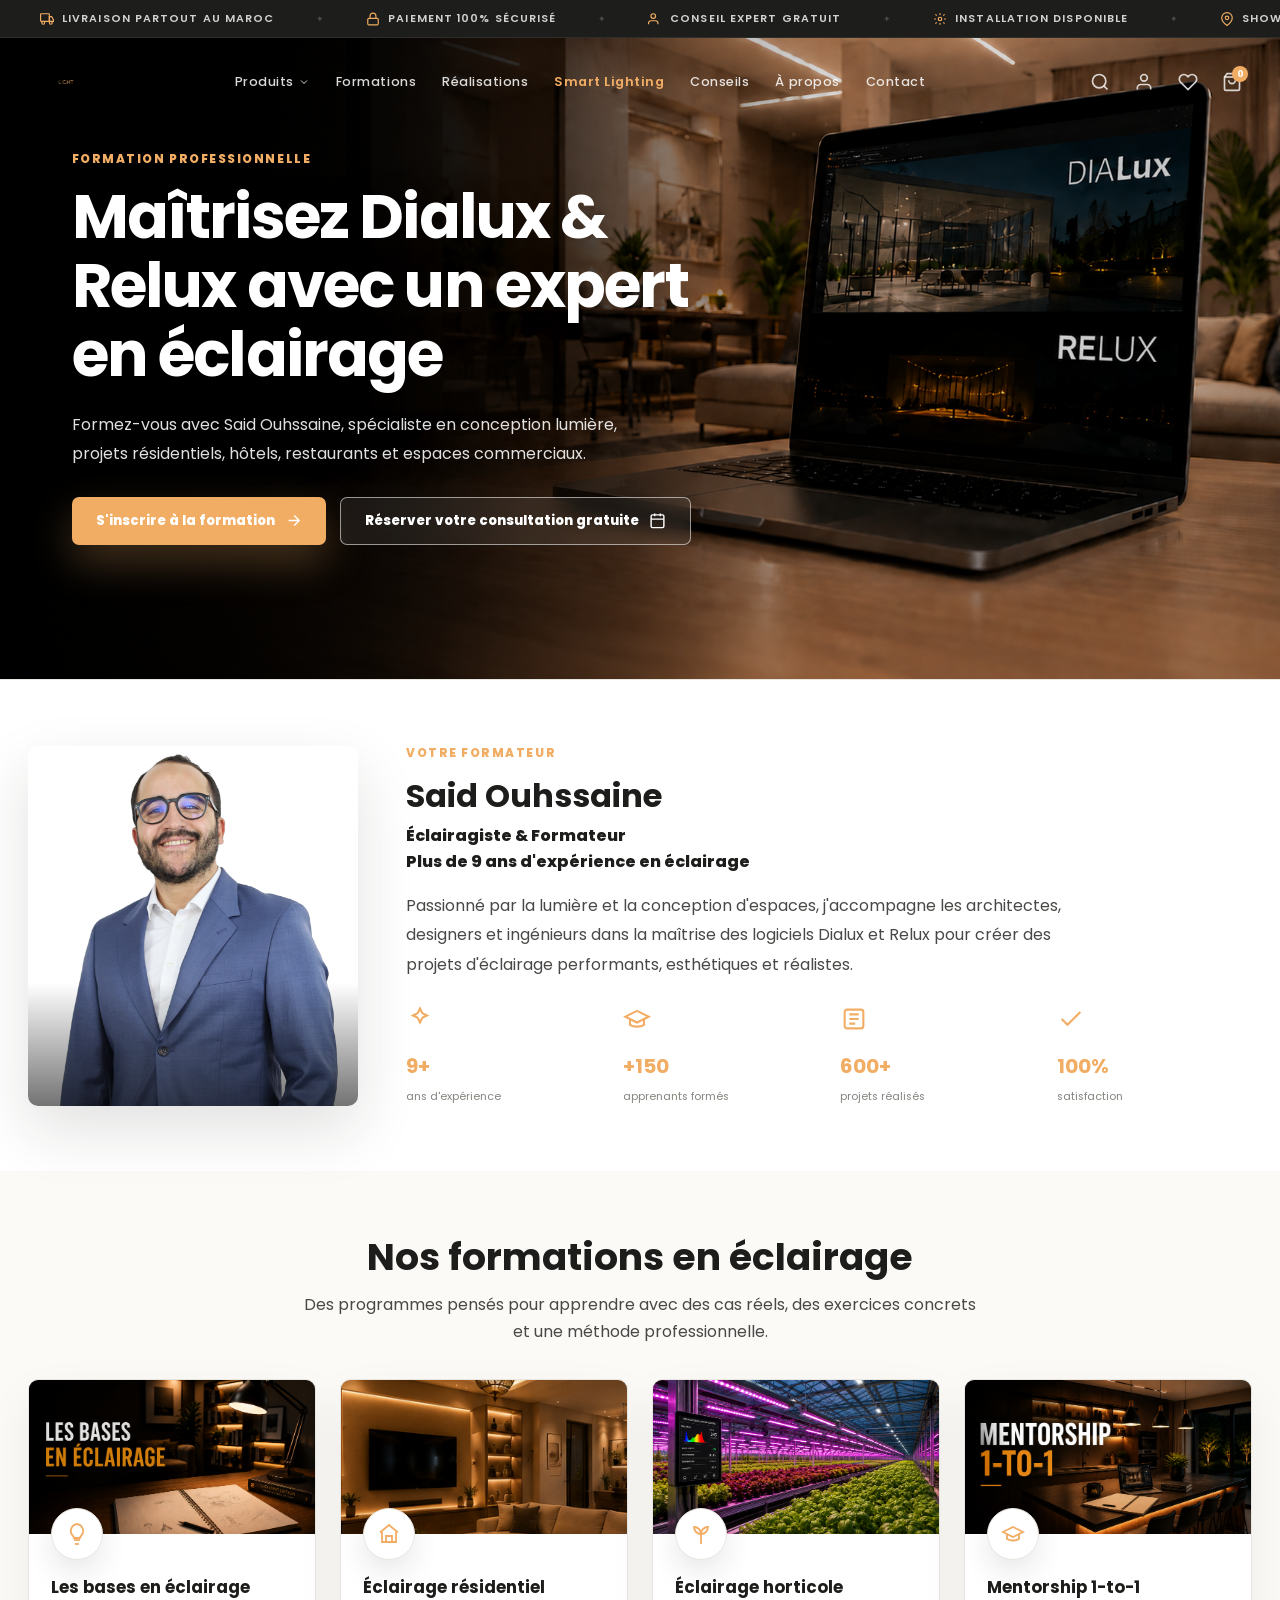
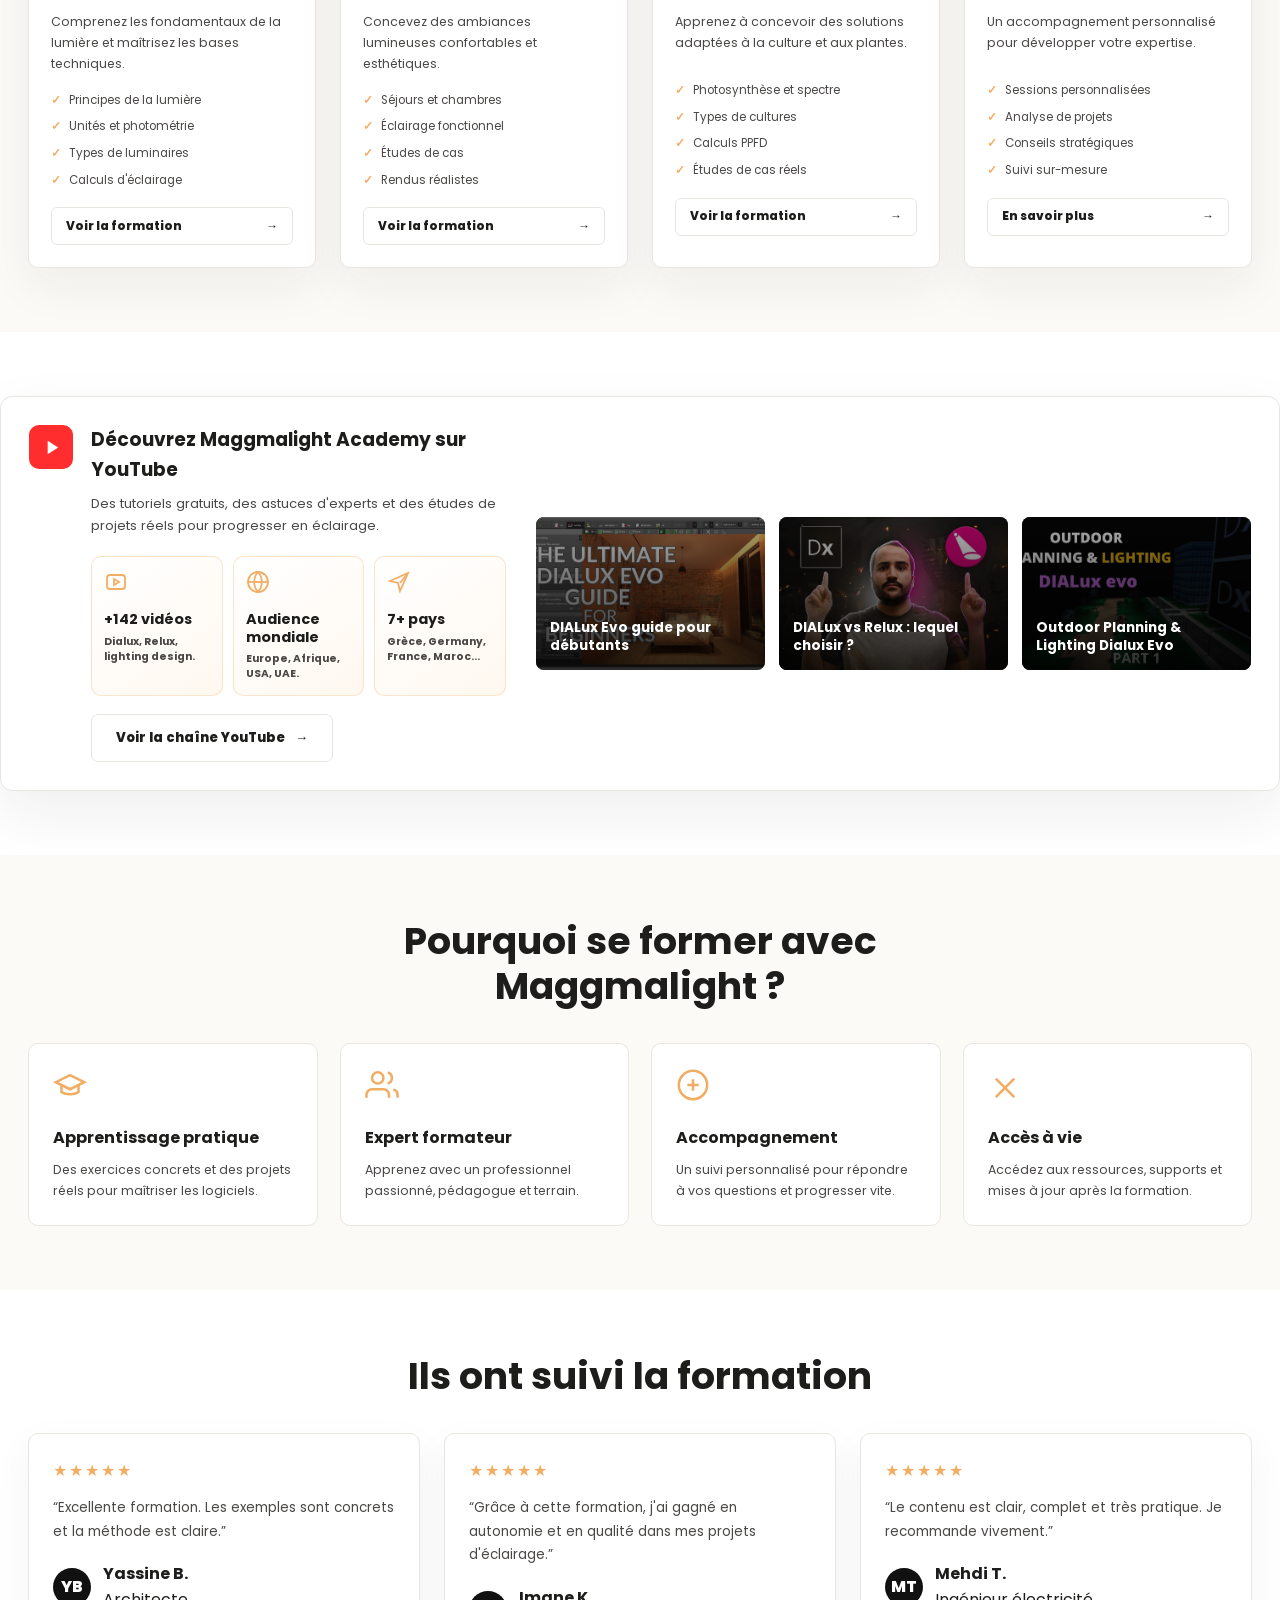
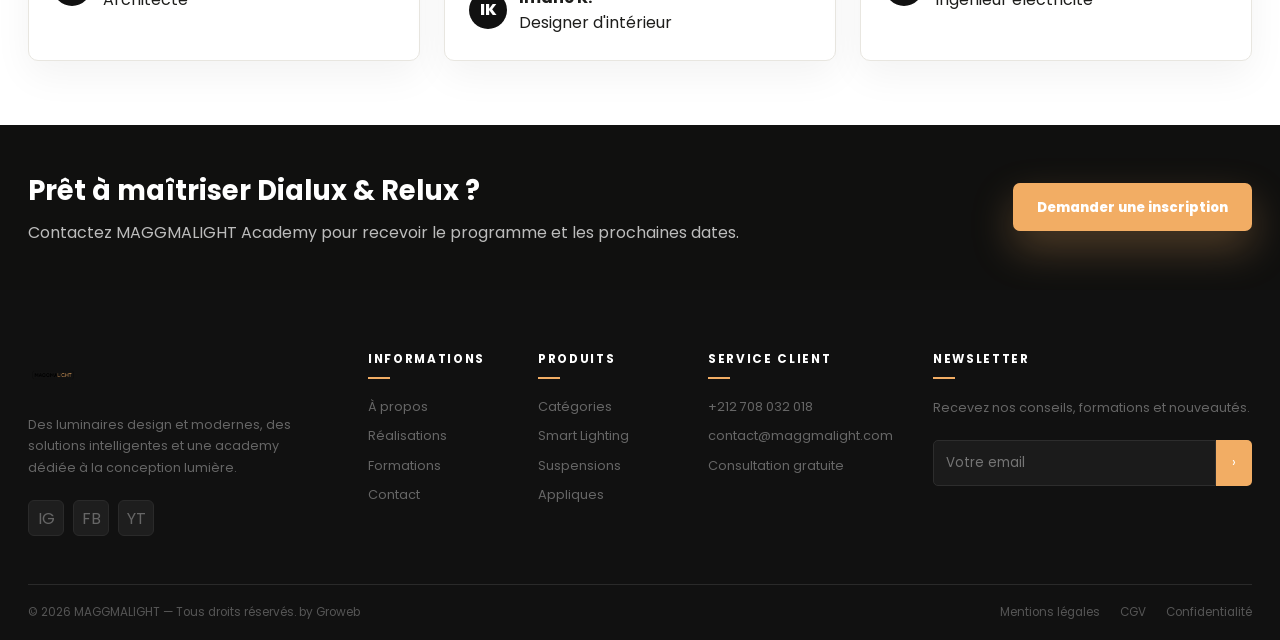
<file: .gitignore/formations.html>
<!DOCTYPE html>
<html lang="fr">
<head>
  <meta charset="UTF-8">
  <meta name="viewport" content="width=device-width, initial-scale=1.0">
  <title>Formations Dialux & Relux au Maroc - MAGGMALIGHT Academy</title>
  <meta name="description" content="Formations professionnelles Dialux, Relux et conception d'éclairage avec MAGGMALIGHT Academy au Maroc. Apprenez avec Said Ouhssaine, expert en éclairage.">
  <meta name="keywords" content="formation Dialux Maroc, formation Relux Maroc, formation éclairage Marrakech, conception lumière, MAGGMALIGHT Academy">
  <link rel="canonical" href="https://maggmalight.com/formations.html">
  <meta property="og:title" content="Formations Dialux & Relux - MAGGMALIGHT Academy">
  <meta property="og:description" content="Maîtrisez Dialux, Relux et la conception lumière avec un expert en éclairage au Maroc.">
  <meta property="og:image" content="images/Blog/blog-hero-smart-lighting.png">
  <link rel="preconnect" href="https://fonts.googleapis.com">
  <link rel="preconnect" href="https://fonts.gstatic.com" crossorigin>
  <link href="https://fonts.googleapis.com/css2?family=Playfair+Display:wght@400;700&family=Poppins:wght@300;400;500;600;700;800&display=swap" rel="stylesheet">
  <link rel="stylesheet" href="css/styles.css">
  <style>
    body { background:#fff; color:var(--black); }
    .academy-main { overflow:hidden; }
    .academy-hero { position:relative; min-height:680px; display:flex; align-items:center; background:#090705 url('images/Formations/formations-hero-slider.png') center/cover no-repeat; border-bottom:1px solid var(--border); overflow:hidden; }
    .academy-hero::before { content:''; position:absolute; inset:0; background:linear-gradient(90deg,rgba(0,0,0,.78) 0%,rgba(0,0,0,.56) 34%,rgba(0,0,0,.12) 67%,rgba(0,0,0,.22) 100%); }
    .academy-hero::after { display:none; }
    .academy-hero .container { max-width:none; width:100%; margin:0; padding-left:clamp(22px,5.6vw,96px); padding-right:28px; }
    .academy-hero-inner { position:relative; z-index:1; max-width:660px; padding:92px 0 76px; color:#fff; text-align:left; margin-left:0; }
    .academy-breadcrumb { display:none; gap:10px; align-items:center; color:rgba(255,255,255,.62); font-size:.72rem; margin-bottom:42px; }
    .academy-breadcrumb a { color:rgba(255,255,255,.78); }
    .academy-kicker { color:var(--orange); text-transform:uppercase; letter-spacing:.13em; font-size:.74rem; font-weight:800; margin-bottom:14px; }
    .academy-title { font-size:clamp(2.35rem,4.8vw,4.45rem); line-height:1.12; letter-spacing:-.03em; margin-bottom:20px; max-width:650px; color:#fff; text-shadow:0 12px 38px rgba(0,0,0,.45); }
    .academy-lead { color:rgba(255,255,255,.88); line-height:1.85; font-size:1rem; max-width:560px; margin-bottom:28px; text-shadow:0 8px 26px rgba(0,0,0,.35); }
    .academy-actions { display:flex; justify-content:flex-start; align-items:center; gap:14px; flex-wrap:wrap; }
    .academy-btn { min-height:48px; padding:0 24px; border-radius:7px; font-weight:800; font-size:.82rem; display:inline-flex; align-items:center; justify-content:center; gap:10px; transition:var(--tr); }
    .academy-btn svg { width:17px; height:17px; }
    .academy-btn-primary { background:var(--orange); color:#fff; box-shadow:0 18px 42px rgba(242,173,100,.28); }
    .academy-btn-primary:hover { background:var(--orange-dark); transform:translateY(-2px); }
    .academy-btn-light { background:rgba(255,255,255,.08); color:#fff; border:1px solid rgba(255,255,255,.55); backdrop-filter:blur(8px); }
    .academy-btn-light:hover { border-color:var(--orange); color:#fff; background:rgba(242,173,100,.18); transform:translateY(-2px); }
    .hero-device { display:none; position:absolute; z-index:1; right:7vw; bottom:60px; width:min(420px,34vw); border-radius:18px; padding:14px; background:linear-gradient(135deg,#191919,#050505); box-shadow:0 36px 80px rgba(0,0,0,.3); transform:perspective(900px) rotateY(-8deg) rotateX(3deg); }
    .hero-device-screen { aspect-ratio:16/10; border-radius:12px; overflow:hidden; background:#101010; position:relative; }
    .hero-device-screen::before { content:''; position:absolute; inset:0; background:url('images/Spaces/facade.png') center/cover no-repeat; opacity:.72; }
    .hero-device-screen::after { content:'DIALux\A RELUX'; white-space:pre; position:absolute; right:22px; bottom:20px; color:#fff; font-weight:800; font-size:clamp(1.2rem,2vw,2rem); line-height:1.4; text-align:right; text-shadow:0 4px 18px rgba(0,0,0,.55); }
    .academy-strip { display:none; border-bottom:1px solid var(--border); background:#fff; }
    .academy-strip-inner { display:grid; grid-template-columns:repeat(4,1fr); gap:20px; padding:18px 0; }
    .academy-strip-item { display:flex; align-items:center; gap:10px; color:var(--text-2); font-size:.77rem; font-weight:700; }
    .academy-strip-item svg { width:18px; height:18px; color:var(--orange); flex-shrink:0; }
    .academy-section { padding:64px 0; }
    .academy-section.alt { background:#fbfaf7; }
    .trainer-grid { display:grid; grid-template-columns:330px 1fr; gap:48px; align-items:center; }
    .trainer-photo { height:360px; border-radius:10px; overflow:hidden; background:linear-gradient(145deg,#f8f8f6,#fff); position:relative; box-shadow:0 24px 60px rgba(29,29,27,.13); }
    .trainer-photo img { width:100%; height:100%; object-fit:cover; object-position:center top; display:block; }
    .trainer-photo::after { content:''; position:absolute; inset:auto 0 0; height:34%; background:linear-gradient(180deg,rgba(0,0,0,0),rgba(0,0,0,.55)); pointer-events:none; }
    .trainer-title { font-size:2rem; line-height:1.2; margin:8px 0 8px; }
    .trainer-role { font-weight:800; margin-bottom:16px; }
    .trainer-copy { color:var(--text-2); line-height:1.85; max-width:670px; margin-bottom:26px; }
    .trainer-stats { display:grid; grid-template-columns:repeat(4,1fr); gap:22px; }
    .trainer-stat svg { width:28px; height:28px; color:var(--orange); margin-bottom:9px; }
    .trainer-stat strong { display:block; color:var(--orange); font-size:1.25rem; }
    .trainer-stat span { color:var(--text-3); font-size:.68rem; }
    .section-head { text-align:center; max-width:680px; margin:0 auto 34px; }
    .section-head h2 { font-size:clamp(1.65rem,3vw,2.35rem); line-height:1.2; margin-bottom:10px; }
    .section-head p { color:var(--text-2); line-height:1.7; }
    .training-grid { display:grid; grid-template-columns:repeat(4,1fr); gap:24px; }
    .training-card { background:#fff; border:1px solid var(--border); border-radius:10px; overflow:hidden; box-shadow:0 18px 48px rgba(29,29,27,.06); transition:var(--tr); }
    .training-card:hover { transform:translateY(-6px); border-color:rgba(242,173,100,.45); box-shadow:0 26px 70px rgba(29,29,27,.12); }
    .training-img { height:154px; overflow:hidden; }
    .training-img img { width:100%; height:100%; object-fit:cover; transition:transform .45s ease; }
    .training-card:hover .training-img img { transform:scale(1.06); }
    .training-body { padding:22px; position:relative; }
    .training-icon { position:absolute; top:-26px; left:22px; width:52px; height:52px; border-radius:50%; background:#fff; color:var(--orange); border:1px solid var(--border); display:flex; align-items:center; justify-content:center; box-shadow:0 12px 28px rgba(29,29,27,.1); }
    .training-icon svg { width:24px; height:24px; }
    .training-body h3 { font-size:1.05rem; margin:18px 0 10px; }
    .training-body p { color:var(--text-2); font-size:.78rem; line-height:1.7; margin-bottom:16px; min-height:54px; }
    .training-list { display:grid; gap:8px; margin-bottom:18px; color:var(--text-2); font-size:.73rem; }
    .training-list li { display:flex; gap:8px; align-items:flex-start; }
    .training-list li::before { content:'✓'; color:var(--orange); font-weight:900; }
    .training-link { height:38px; padding:0 14px; border:1px solid var(--border); border-radius:6px; display:flex; align-items:center; justify-content:space-between; color:var(--black); font-weight:800; font-size:.74rem; transition:var(--tr); }
    .training-link:hover { color:#fff; background:var(--orange); border-color:var(--orange); }
    .youtube-band { background:#fff; border:1px solid var(--border); border-radius:12px; padding:28px; display:grid; grid-template-columns:1fr 1.5fr; gap:30px; align-items:center; box-shadow:0 22px 58px rgba(29,29,27,.07); }
    .youtube-intro { display:flex; gap:18px; align-items:flex-start; }
    .youtube-icon { width:44px; height:44px; border-radius:10px; background:#ff2d2d; color:#fff; display:flex; align-items:center; justify-content:center; flex-shrink:0; }
    .youtube-icon svg { width:23px; height:23px; }
    .youtube-intro h3 { margin-bottom:8px; }
    .youtube-intro p { color:var(--text-2); font-size:.82rem; line-height:1.7; margin-bottom:18px; }
    .youtube-proof { display:grid; grid-template-columns:repeat(3,1fr); gap:10px; margin:0 0 18px; }
    .youtube-proof-card { border:1px solid rgba(242,173,100,.32); background:linear-gradient(145deg,#fff,#fff8f0); color:var(--black); border-radius:10px; padding:13px 12px; min-height:98px; transition:var(--tr); }
    .youtube-proof-card:hover { transform:translateY(-4px); border-color:var(--orange); box-shadow:0 16px 38px rgba(242,173,100,.16); }
    .youtube-proof-card svg { width:24px; height:24px; color:var(--orange); margin-bottom:10px; }
    .youtube-proof-card strong { display:block; font-size:.9rem; line-height:1.2; margin-bottom:5px; }
    .youtube-proof-card span { display:block; color:var(--text-2); font-size:.66rem; line-height:1.45; font-weight:700; }
    .youtube-intro .academy-btn-light { background:#fff; color:var(--black); border-color:var(--border); }
    .youtube-intro .academy-btn-light:hover { color:#fff; background:var(--orange); border-color:var(--orange); }
    .video-grid { display:grid; grid-template-columns:repeat(3,1fr); gap:14px; }
    .video-card { aspect-ratio:9 / 6; min-height:0; border-radius:8px; overflow:hidden; position:relative; background:#111; color:#fff; padding:14px; display:flex; align-items:flex-end; }
    .video-card::before { content:''; position:absolute; inset:0; background:var(--img) center/cover no-repeat; opacity:.75; }
    .video-card::after { content:''; position:absolute; inset:0; background:linear-gradient(180deg,rgba(0,0,0,.1),rgba(0,0,0,.78)); }
    .video-card strong { position:relative; z-index:1; font-size:.85rem; line-height:1.35; }
    .why-grid { display:grid; grid-template-columns:repeat(4,1fr); gap:22px; }
    .why-card { border:1px solid var(--border); border-radius:10px; padding:24px; background:#fff; transition:var(--tr); }
    .why-card:hover { transform:translateY(-4px); box-shadow:0 18px 48px rgba(29,29,27,.09); border-color:rgba(242,173,100,.38); }
    .why-card svg { width:34px; height:34px; color:var(--orange); margin-bottom:16px; }
    .why-card strong { display:block; margin-bottom:8px; }
    .why-card p { color:var(--text-2); font-size:.78rem; line-height:1.7; }
    .reviews-grid { display:grid; grid-template-columns:repeat(3,1fr); gap:24px; }
    .academy-review { background:#fff; border:1px solid var(--border); border-radius:10px; padding:24px; box-shadow:0 14px 38px rgba(29,29,27,.05); }
    .academy-stars { color:var(--orange); letter-spacing:2px; margin-bottom:12px; }
    .academy-review p { color:var(--text-2); line-height:1.75; font-size:.84rem; margin-bottom:18px; }
    .review-person { display:flex; align-items:center; gap:12px; }
    .review-avatar { width:38px; height:38px; border-radius:50%; background:#111; color:#fff; display:flex; align-items:center; justify-content:center; font-weight:800; }
    .academy-cta { background:#10100f; color:#fff; padding:44px 0; }
    .academy-cta-inner { display:flex; align-items:center; justify-content:space-between; gap:28px; }
    .academy-cta h2 { font-size:1.7rem; margin-bottom:8px; }
    .academy-cta p { color:rgba(255,255,255,.72); }
    @media(max-width:1050px) {
      .hero-device { display:none; }
      .academy-hero { background-position:center; }
      .training-grid, .why-grid { grid-template-columns:repeat(2,1fr); }
      .trainer-grid, .youtube-band { grid-template-columns:1fr; }
    }
    @media(max-width:720px) {
      .academy-hero { min-height:560px; background-position:center; }
      .academy-hero .container { padding-left:18px; padding-right:18px; }
      .academy-hero-inner { padding:74px 0 46px; }
      .academy-actions { align-items:flex-start; }
      .academy-strip-inner, .trainer-stats, .training-grid, .why-grid, .reviews-grid, .video-grid, .youtube-proof { grid-template-columns:1fr; }
      .academy-cta-inner { flex-direction:column; align-items:flex-start; }
    }
  </style>
</head>
<body>

<!-- ============ TICKER ============ -->
<div class="ticker-bar">
  <div class="ticker-track">
    <div class="ticker-item"><svg viewBox="0 0 24 24" fill="none" stroke="currentColor" stroke-width="2"><rect x="1" y="3" width="15" height="13" rx="1"/><path d="M16 8h4l3 5v3h-7V8z"/><circle cx="5.5" cy="18.5" r="2.5"/><circle cx="18.5" cy="18.5" r="2.5"/></svg>Livraison partout au Maroc</div>
    <span class="ticker-sep">✦</span>
    <div class="ticker-item"><svg viewBox="0 0 24 24" fill="none" stroke="currentColor" stroke-width="2"><rect x="3" y="11" width="18" height="11" rx="2"/><path d="M7 11V7a5 5 0 0110 0v4"/></svg>Paiement 100% sécurisé</div>
    <span class="ticker-sep">✦</span>
    <div class="ticker-item"><svg viewBox="0 0 24 24" fill="none" stroke="currentColor" stroke-width="2"><path d="M17 21v-2a4 4 0 00-4-4H5a4 4 0 00-4 4v2"/><circle cx="9" cy="7" r="4"/></svg>Conseil expert gratuit</div>
    <span class="ticker-sep">✦</span>
    <div class="ticker-item"><svg viewBox="0 0 24 24" fill="none" stroke="currentColor" stroke-width="2"><circle cx="12" cy="12" r="3"/><path d="M12 2v3M12 19v3M4.22 4.22l2.12 2.12M17.66 17.66l2.12 2.12M2 12h3M19 12h3M4.22 19.78l2.12-2.12M17.66 6.34l2.12-2.12"/></svg>Installation disponible</div>
    <span class="ticker-sep">✦</span>
    <div class="ticker-item"><svg viewBox="0 0 24 24" fill="none" stroke="currentColor" stroke-width="2"><path d="M21 10c0 7-9 13-9 13s-9-6-9-13a9 9 0 0118 0z"/><circle cx="12" cy="10" r="3"/></svg>Showroom à Marrakech</div>
    <span class="ticker-sep">✦</span>
    <div class="ticker-item"><svg viewBox="0 0 24 24" fill="none" stroke="currentColor" stroke-width="2"><path d="M12 22s8-4 8-10V5l-8-3-8 3v7c0 6 8 10 8 10z"/></svg>Produits garantis 2 ans</div>
    <span class="ticker-sep">✦</span>
    <div class="ticker-item"><svg viewBox="0 0 24 24" fill="none" stroke="currentColor" stroke-width="2"><rect x="1" y="3" width="15" height="13" rx="1"/><path d="M16 8h4l3 5v3h-7V8z"/><circle cx="5.5" cy="18.5" r="2.5"/><circle cx="18.5" cy="18.5" r="2.5"/></svg>Livraison partout au Maroc</div>
    <span class="ticker-sep">✦</span>
    <div class="ticker-item"><svg viewBox="0 0 24 24" fill="none" stroke="currentColor" stroke-width="2"><rect x="3" y="11" width="18" height="11" rx="2"/><path d="M7 11V7a5 5 0 0110 0v4"/></svg>Paiement 100% sécurisé</div>
    <span class="ticker-sep">✦</span>
    <div class="ticker-item"><svg viewBox="0 0 24 24" fill="none" stroke="currentColor" stroke-width="2"><path d="M17 21v-2a4 4 0 00-4-4H5a4 4 0 00-4 4v2"/><circle cx="9" cy="7" r="4"/></svg>Conseil expert gratuit</div>
    <span class="ticker-sep">✦</span>
    <div class="ticker-item"><svg viewBox="0 0 24 24" fill="none" stroke="currentColor" stroke-width="2"><circle cx="12" cy="12" r="3"/><path d="M12 2v3M12 19v3M4.22 4.22l2.12 2.12M17.66 17.66l2.12 2.12M2 12h3M19 12h3M4.22 19.78l2.12-2.12M17.66 6.34l2.12-2.12"/></svg>Installation disponible</div>
    <span class="ticker-sep">✦</span>
    <div class="ticker-item"><svg viewBox="0 0 24 24" fill="none" stroke="currentColor" stroke-width="2"><path d="M21 10c0 7-9 13-9 13s-9-6-9-13a9 9 0 0118 0z"/><circle cx="12" cy="10" r="3"/></svg>Showroom à Marrakech</div>
    <span class="ticker-sep">✦</span>
    <div class="ticker-item"><svg viewBox="0 0 24 24" fill="none" stroke="currentColor" stroke-width="2"><path d="M12 22s8-4 8-10V5l-8-3-8 3v7c0 6 8 10 8 10z"/></svg>Produits garantis 2 ans</div>
    <span class="ticker-sep">✦</span>
  </div>
</div>

<!-- ============ NAVBAR ============ -->
<nav class="navbar hero-mode" id="navbar">
  <div class="container">
    <div class="nav-inner">
      <a href="index.html" class="nav-logo" id="navLogo">
        <img src="images/logo.png" alt="MAGGMALIGHT" class="nav-logo-img" id="logoImg" onerror="this.style.display='none';document.getElementById('logoText').style.display='flex'">
        <span class="nav-logo-text" id="logoText" style="display:none">
          <span class="nav-logo-main">MAGGMA<span class="logo-light">LIGHT</span></span>
          <span class="nav-logo-sub">Lighting Design &amp; Solutions</span>
        </span>
      </a>
      <ul class="nav-menu">
        <li class="nav-item">
          <a href="index.html#categories" class="nav-link">
            Produits
            <svg viewBox="0 0 24 24" fill="none" stroke="currentColor" stroke-width="2"><polyline points="6 9 12 15 18 9"/></svg>
          </a>
          <div class="nav-dropdown">
            <a href="category.html?cat=salon">Toutes les catégories</a>
            <a href="category.html?cat=suspensions">Suspensions</a>
            <a href="category.html?cat=appliques">Appliques murales</a>
            <a href="category.html?cat=spots">Spots &amp; Downlights</a>
            <a href="category.html?cat=rails">Rails Magnétiques</a>
            <a href="category.html?cat=exterieur">Luminaires Extérieurs</a>
            <a href="smart-lighting.html">Smart Lighting</a>
            <a href="category.html?cat=ruban">Profils LED</a>
            <a href="category.html?cat=lampadaires">Lampes Décoratives</a>
            <a href="category.html?cat=appareillage">Appareillage</a>
          </div>
        </li>
        <li><a href="formations.html" class="nav-link">Formations</a></li>
        <li><a href="realisations.html" class="nav-link">Réalisations</a></li>
        <li><a href="smart-lighting.html" class="nav-link" style="color:var(--orange);font-weight:600">Smart Lighting</a></li>
        <li><a href="blog.html" class="nav-link">Conseils</a></li>
        <li><a href="index.html#showroom" class="nav-link">À propos</a></li>
        <li><a href="contact.html" class="nav-link">Contact</a></li>
      </ul>
      <div class="nav-actions">
        <button class="nav-action-btn" onclick="window.openSearch ? openSearch() : (location.href='category.html?cat=salon')" title="Rechercher">
          <svg viewBox="0 0 24 24" fill="none" stroke="currentColor" stroke-width="2"><circle cx="11" cy="11" r="8"/><line x1="21" y1="21" x2="16.65" y2="16.65"/></svg>
        </button>
        <button class="nav-action-btn" title="Mon compte">
          <svg viewBox="0 0 24 24" fill="none" stroke="currentColor" stroke-width="2"><path d="M20 21v-2a4 4 0 00-4-4H8a4 4 0 00-4 4v2"/><circle cx="12" cy="7" r="4"/></svg>
        </button>
        <button class="nav-action-btn" title="Favoris">
          <svg viewBox="0 0 24 24" fill="none" stroke="currentColor" stroke-width="2"><path d="M20.84 4.61a5.5 5.5 0 00-7.78 0L12 5.67l-1.06-1.06a5.5 5.5 0 00-7.78 7.78l1.06 1.06L12 21.23l7.78-7.78 1.06-1.06a5.5 5.5 0 000-7.78z"/></svg>
        </button>
        <button class="nav-action-btn" onclick="window.openCart ? openCart() : (location.href='product.html')" title="Panier">
          <svg viewBox="0 0 24 24" fill="none" stroke="currentColor" stroke-width="2"><path d="M6 2L3 6v14a2 2 0 002 2h14a2 2 0 002-2V6l-3-4z"/><line x1="3" y1="6" x2="21" y2="6"/><path d="M16 10a4 4 0 01-8 0"/></svg>
          <span class="nav-badge" id="cart-count">0</span>
        </button>
      </div>
      <div class="nav-hamburger" onclick="toggleMobileNav()"><span></span><span></span><span></span></div>
    </div>
  </div>
</nav>

<!-- Mobile Nav -->
<div class="mobile-nav" id="mobileNav">
  <div class="mobile-nav-header">
    <div class="nav-logo-text">
      <span class="nav-logo-main" style="color:#1D1D1B">MAGGMA<span class="logo-light">LIGHT</span></span>
      <span class="nav-logo-sub" style="color:#888">Lighting Design &amp; Solutions</span>
    </div>
    <button class="mobile-nav-close" onclick="toggleMobileNav()">
      <svg width="18" height="18" viewBox="0 0 24 24" fill="none" stroke="currentColor" stroke-width="2"><line x1="18" y1="6" x2="6" y2="18"/><line x1="6" y1="6" x2="18" y2="18"/></svg>
    </button>
  </div>
  <div class="mobile-nav-links">
    <a href="index.html#categories" onclick="toggleMobileNav()">Produits</a>
    <a href="formations.html" onclick="toggleMobileNav()">Formations</a>
    <a href="realisations.html" onclick="toggleMobileNav()">Réalisations</a>
    <a href="smart-lighting.html" onclick="toggleMobileNav()">Smart Lighting</a>
    <a href="blog.html" onclick="toggleMobileNav()">Conseils</a>
    <a href="index.html#showroom" onclick="toggleMobileNav()">À propos</a>
    <a href="contact.html" onclick="toggleMobileNav()">Contact</a>
    <a href="consultation.html" style="color:var(--orange);font-weight:700">Réserver une consultation</a>
  </div>
</div>

<main class="academy-main">
  <section class="academy-hero">
    <div class="hero-device"><div class="hero-device-screen"></div></div>
    <div class="container">
      <div class="academy-hero-inner">
        <div class="academy-breadcrumb"><a href="index.html">Accueil</a><span>›</span><a href="formations.html">Formations</a><span>›</span><span>Formation Dialux & Relux</span></div>
        <div class="academy-kicker">Formation professionnelle</div>
        <h1 class="academy-title">Maîtrisez Dialux & Relux avec un expert en éclairage</h1>
        <p class="academy-lead">Formez-vous avec Said Ouhssaine, spécialiste en conception lumière, projets résidentiels, hôtels, restaurants et espaces commerciaux.</p>
        <div class="academy-actions">
          <a href="contact.html" class="academy-btn academy-btn-primary">S'inscrire à la formation <svg viewBox="0 0 24 24" fill="none" stroke="currentColor" stroke-width="2"><path d="M5 12h14M13 5l7 7-7 7"/></svg></a>
          <a href="consultation.html" class="academy-btn academy-btn-light">Réserver votre consultation gratuite <svg viewBox="0 0 24 24" fill="none" stroke="currentColor" stroke-width="2"><rect x="3" y="4" width="18" height="18" rx="2"/><path d="M16 2v4M8 2v4M3 10h18"/></svg></a>
        </div>
      </div>
    </div>
  </section>

  <div class="academy-strip">
    <div class="container academy-strip-inner">
      <div class="academy-strip-item"><svg viewBox="0 0 24 24" fill="none" stroke="currentColor" stroke-width="2"><path d="M12 20l9-5-9-5-9 5 9 5z"/><path d="M12 12l9-5-9-5-9 5 9 5z"/></svg>Formations 100% pratiques</div>
      <div class="academy-strip-item"><svg viewBox="0 0 24 24" fill="none" stroke="currentColor" stroke-width="2"><path d="M22 10v6M2 10l10-5 10 5-10 5z"/><path d="M6 12v5c3 3 9 3 12 0v-5"/></svg>Certificat de formation</div>
      <div class="academy-strip-item"><svg viewBox="0 0 24 24" fill="none" stroke="currentColor" stroke-width="2"><path d="M12 22s8-4 8-10V5l-8-3-8 3v7c0 6 8 10 8 10z"/></svg>Accès aux supports</div>
      <div class="academy-strip-item"><svg viewBox="0 0 24 24" fill="none" stroke="currentColor" stroke-width="2"><circle cx="12" cy="12" r="10"/><path d="M12 6v6l4 2"/></svg>Accompagnement personnalisé</div>
    </div>
  </div>

  <section class="academy-section">
    <div class="container trainer-grid">
      <div class="trainer-photo">
        <img src="images/Team/said-ouhssaine.png" alt="Said Ouhssaine, formateur Dialux et Relux">
      </div>
      <div>
        <div class="academy-kicker">Votre formateur</div>
        <h2 class="trainer-title">Said Ouhssaine</h2>
        <div class="trainer-role">Éclairagiste &amp; Formateur<br>Plus de 9 ans d'expérience en éclairage</div>
        <p class="trainer-copy">Passionné par la lumière et la conception d'espaces, j'accompagne les architectes, designers et ingénieurs dans la maîtrise des logiciels Dialux et Relux pour créer des projets d'éclairage performants, esthétiques et réalistes.</p>
        <div class="trainer-stats">
          <div class="trainer-stat"><svg viewBox="0 0 24 24" fill="none" stroke="currentColor" stroke-width="1.8"><path d="M12 3l2 4 4 2-4 2-2 4-2-4-4-2 4-2 2-4z"/></svg><strong>9+</strong><span>ans d'expérience</span></div>
          <div class="trainer-stat"><svg viewBox="0 0 24 24" fill="none" stroke="currentColor" stroke-width="1.8"><path d="M22 10L12 5 2 10l10 5 10-5z"/><path d="M6 12v5c3 2 9 2 12 0v-5"/></svg><strong>+150</strong><span>apprenants formés</span></div>
          <div class="trainer-stat"><svg viewBox="0 0 24 24" fill="none" stroke="currentColor" stroke-width="1.8"><rect x="4" y="4" width="16" height="16" rx="2"/><path d="M8 12h8M8 16h5M8 8h8"/></svg><strong>600+</strong><span>projets réalisés</span></div>
          <div class="trainer-stat"><svg viewBox="0 0 24 24" fill="none" stroke="currentColor" stroke-width="1.8"><path d="M20 6L9 17l-5-5"/></svg><strong>100%</strong><span>satisfaction</span></div>
        </div>
      </div>
    </div>
  </section>

  <section class="academy-section alt">
    <div class="container">
      <div class="section-head">
        <h2>Nos formations en éclairage</h2>
        <p>Des programmes pensés pour apprendre avec des cas réels, des exercices concrets et une méthode professionnelle.</p>
      </div>
      <div class="training-grid">
        <article class="training-card">
          <div class="training-img"><img src="images/Formations/bases-eclairage.png" alt="Formation bases en éclairage"></div>
          <div class="training-body">
            <div class="training-icon"><svg viewBox="0 0 24 24" fill="none" stroke="currentColor" stroke-width="1.8"><path d="M9 18h6"/><path d="M10 22h4"/><path d="M12 2a7 7 0 00-4 12c.7.6 1 1.3 1 2h6c0-.7.3-1.4 1-2a7 7 0 00-4-12z"/></svg></div>
            <h3>Les bases en éclairage</h3>
            <p>Comprenez les fondamentaux de la lumière et maîtrisez les bases techniques.</p>
            <ul class="training-list"><li>Principes de la lumière</li><li>Unités et photométrie</li><li>Types de luminaires</li><li>Calculs d'éclairage</li></ul>
            <a href="contact.html" class="training-link">Voir la formation <span>→</span></a>
          </div>
        </article>
        <article class="training-card">
          <div class="training-img"><img src="images/Spaces/salon.png" alt="Formation éclairage résidentiel"></div>
          <div class="training-body">
            <div class="training-icon"><svg viewBox="0 0 24 24" fill="none" stroke="currentColor" stroke-width="1.8"><path d="M3 10.5L12 3l9 7.5"/><path d="M5 10v10h14V10"/><path d="M9 20v-6h6v6"/></svg></div>
            <h3>Éclairage résidentiel</h3>
            <p>Concevez des ambiances lumineuses confortables et esthétiques.</p>
            <ul class="training-list"><li>Séjours et chambres</li><li>Éclairage fonctionnel</li><li>Études de cas</li><li>Rendus réalistes</li></ul>
            <a href="contact.html" class="training-link">Voir la formation <span>→</span></a>
          </div>
        </article>
        <article class="training-card">
          <div class="training-img"><img src="images/Formations/eclairage-horticole.png" alt="Formation éclairage horticole"></div>
          <div class="training-body">
            <div class="training-icon"><svg viewBox="0 0 24 24" fill="none" stroke="currentColor" stroke-width="1.8"><path d="M12 22V12"/><path d="M12 12C8 12 5 9 5 5c4 0 7 3 7 7z"/><path d="M12 12c4 0 7-3 7-7-4 0-7 3-7 7z"/></svg></div>
            <h3>Éclairage horticole</h3>
            <p>Apprenez à concevoir des solutions adaptées à la culture et aux plantes.</p>
            <ul class="training-list"><li>Photosynthèse et spectre</li><li>Types de cultures</li><li>Calculs PPFD</li><li>Études de cas réels</li></ul>
            <a href="contact.html" class="training-link">Voir la formation <span>→</span></a>
          </div>
        </article>
        <article class="training-card">
          <div class="training-img"><img src="images/Formations/mentorship-1-to-1.png" alt="Mentorship éclairage personnalisé"></div>
          <div class="training-body">
            <div class="training-icon"><svg viewBox="0 0 24 24" fill="none" stroke="currentColor" stroke-width="1.8"><path d="M22 10L12 5 2 10l10 5 10-5z"/><path d="M6 12v5c3 2 9 2 12 0v-5"/></svg></div>
            <h3>Mentorship 1-to-1</h3>
            <p>Un accompagnement personnalisé pour développer votre expertise.</p>
            <ul class="training-list"><li>Sessions personnalisées</li><li>Analyse de projets</li><li>Conseils stratégiques</li><li>Suivi sur-mesure</li></ul>
            <a href="contact.html" class="training-link">En savoir plus <span>→</span></a>
          </div>
        </article>
      </div>
    </div>
  </section>

  <section class="academy-section">
    <div class="container youtube-band">
      <div class="youtube-intro">
        <div class="youtube-icon"><svg viewBox="0 0 24 24" fill="currentColor"><path d="M8 5v14l11-7z"/></svg></div>
        <div>
          <h3>Découvrez Maggmalight Academy sur YouTube</h3>
          <p>Des tutoriels gratuits, des astuces d'experts et des études de projets réels pour progresser en éclairage.</p>
          <div class="youtube-proof">
            <div class="youtube-proof-card">
              <svg viewBox="0 0 24 24" fill="none" stroke="currentColor" stroke-width="1.8"><rect x="3" y="5" width="18" height="14" rx="3"/><path d="M10 9l5 3-5 3z"/></svg>
              <strong>+142 vidéos</strong>
              <span>Dialux, Relux, lighting design.</span>
            </div>
            <div class="youtube-proof-card">
              <svg viewBox="0 0 24 24" fill="none" stroke="currentColor" stroke-width="1.8"><circle cx="12" cy="12" r="10"/><path d="M2 12h20"/><path d="M12 2a15 15 0 010 20"/><path d="M12 2a15 15 0 000 20"/></svg>
              <strong>Audience mondiale</strong>
              <span>Europe, Afrique, USA, UAE.</span>
            </div>
            <div class="youtube-proof-card">
              <svg viewBox="0 0 24 24" fill="none" stroke="currentColor" stroke-width="1.8"><path d="M3 11l18-8-8 18-2-8-8-2z"/><path d="M13 13l8-10"/></svg>
              <strong>7+ pays</strong>
              <span>Grèce, Germany, France, Maroc...</span>
            </div>
          </div>
          <a href="https://www.youtube.com/@OUHSSAINESAID-LightingDesign" target="_blank" class="academy-btn academy-btn-light">Voir la chaîne YouTube <span>→</span></a>
        </div>
      </div>
      <div class="video-grid">
        <a href="https://youtu.be/msxKGaxI3II?si=YWSHKs62KLD-FS7C" target="_blank" rel="noopener" class="video-card" style="--img:url('images/Formations/Miniatures/Dialu evo guide for beginners.jpg')"><strong>DIALux Evo guide pour débutants</strong></a>
        <a href="https://youtu.be/nLK12CXbfDg?si=BNRQX6IF65xEXYvm" target="_blank" rel="noopener" class="video-card" style="--img:url('images/Formations/Miniatures/Dialux vs Relu.jpg')"><strong>DIALux vs Relux : lequel choisir ?</strong></a>
        <a href="https://www.youtube.com/watch?v=03uda_ttA9g" target="_blank" rel="noopener" class="video-card" style="--img:url('images/Formations/Miniatures/Outdoor Planning & Lighting Dialux Evo.jpg')"><strong>Outdoor Planning & Lighting Dialux Evo</strong></a>
      </div>
    </div>
  </section>

  <section class="academy-section alt">
    <div class="container">
      <div class="section-head"><h2>Pourquoi se former avec Maggmalight ?</h2></div>
      <div class="why-grid">
        <div class="why-card"><svg viewBox="0 0 24 24" fill="none" stroke="currentColor" stroke-width="1.8"><path d="M22 10L12 5 2 10l10 5 10-5z"/><path d="M6 12v5c3 2 9 2 12 0v-5"/></svg><strong>Apprentissage pratique</strong><p>Des exercices concrets et des projets réels pour maîtriser les logiciels.</p></div>
        <div class="why-card"><svg viewBox="0 0 24 24" fill="none" stroke="currentColor" stroke-width="1.8"><path d="M17 21v-2a4 4 0 00-4-4H5a4 4 0 00-4 4v2"/><circle cx="9" cy="7" r="4"/><path d="M23 21v-2a4 4 0 00-3-3.87"/><path d="M16 3.13a4 4 0 010 7.75"/></svg><strong>Expert formateur</strong><p>Apprenez avec un professionnel passionné, pédagogue et terrain.</p></div>
        <div class="why-card"><svg viewBox="0 0 24 24" fill="none" stroke="currentColor" stroke-width="1.8"><circle cx="12" cy="12" r="10"/><path d="M8 12h8M12 8v8"/></svg><strong>Accompagnement</strong><p>Un suivi personnalisé pour répondre à vos questions et progresser vite.</p></div>
        <div class="why-card"><svg viewBox="0 0 24 24" fill="none" stroke="currentColor" stroke-width="1.8"><path d="M18.5 7.5L5.5 20.5"/><path d="M5.5 7.5l13 13"/></svg><strong>Accès à vie</strong><p>Accédez aux ressources, supports et mises à jour après la formation.</p></div>
      </div>
    </div>
  </section>

  <section class="academy-section">
    <div class="container">
      <div class="section-head"><h2>Ils ont suivi la formation</h2></div>
      <div class="reviews-grid">
        <div class="academy-review"><div class="academy-stars">★★★★★</div><p>“Excellente formation. Les exemples sont concrets et la méthode est claire.”</p><div class="review-person"><div class="review-avatar">YB</div><div><strong>Yassine B.</strong><br><span>Architecte</span></div></div></div>
        <div class="academy-review"><div class="academy-stars">★★★★★</div><p>“Grâce à cette formation, j'ai gagné en autonomie et en qualité dans mes projets d'éclairage.”</p><div class="review-person"><div class="review-avatar">IK</div><div><strong>Imane K.</strong><br><span>Designer d'intérieur</span></div></div></div>
        <div class="academy-review"><div class="academy-stars">★★★★★</div><p>“Le contenu est clair, complet et très pratique. Je recommande vivement.”</p><div class="review-person"><div class="review-avatar">MT</div><div><strong>Mehdi T.</strong><br><span>Ingénieur électricité</span></div></div></div>
      </div>
    </div>
  </section>

  <section class="academy-cta">
    <div class="container academy-cta-inner">
      <div>
        <h2>Prêt à maîtriser Dialux & Relux ?</h2>
        <p>Contactez MAGGMALIGHT Academy pour recevoir le programme et les prochaines dates.</p>
      </div>
      <a href="contact.html" class="academy-btn academy-btn-primary">Demander une inscription</a>
    </div>
  </section>
</main>

<footer class="footer">
  <div class="container">
    <div class="footer-grid">
      <div>
        <img src="images/logo.png" alt="MAGGMALIGHT" class="footer-logo-img">
        <p class="footer-desc">Des luminaires design et modernes, des solutions intelligentes et une academy dédiée à la conception lumière.</p>
        <div class="footer-socials">
          <a href="https://www.instagram.com/maggmalight/" class="footer-social" target="_blank" rel="noopener">IG</a>
          <a href="https://www.facebook.com/profile.php?id=100089545215268&locale=fr_FR" class="footer-social" target="_blank" rel="noopener">FB</a>
          <a href="https://www.youtube.com/@OUHSSAINESAID-LightingDesign" class="footer-social" target="_blank" rel="noopener">YT</a>
        </div>
      </div>
      <div><div class="footer-col-title">Informations</div><div class="footer-links"><a href="index.html#showroom" class="footer-link">À propos</a><a href="realisations.html" class="footer-link">Réalisations</a><a href="formations.html" class="footer-link">Formations</a><a href="contact.html" class="footer-link">Contact</a></div></div>
      <div><div class="footer-col-title">Produits</div><div class="footer-links"><a href="category.html?cat=salon" class="footer-link">Catégories</a><a href="smart-lighting.html" class="footer-link">Smart Lighting</a><a href="category.html?cat=suspensions" class="footer-link">Suspensions</a><a href="category.html?cat=appliques" class="footer-link">Appliques</a></div></div>
      <div><div class="footer-col-title">Service Client</div><div class="footer-links"><a href="tel:+212708032018" class="footer-link">+212 708 032 018</a><a href="mailto:contact@maggmalight.com" class="footer-link">contact@maggmalight.com</a><a href="consultation.html" class="footer-link">Consultation gratuite</a></div></div>
      <div><div class="footer-col-title">Newsletter</div><p class="footer-desc">Recevez nos conseils, formations et nouveautés.</p><div style="display:flex"><input style="flex:1;background:#1b1b1b;border:1px solid #2d2d2d;color:#fff;padding:12px;border-radius:5px 0 0 5px" placeholder="Votre email"><button style="background:var(--orange);color:#fff;padding:0 16px;border-radius:0 5px 5px 0">›</button></div></div>
    </div>
    <div class="footer-bottom"><div class="footer-bottom-left">© 2026 MAGGMALIGHT — Tous droits réservés. by <a href="https://groweb.ma" target="_blank" rel="noopener" class="footer-bottom-link">Groweb</a></div><div class="footer-bottom-right"><a href="#" class="footer-bottom-link">Mentions légales</a><a href="#" class="footer-bottom-link">CGV</a><a href="#" class="footer-bottom-link">Confidentialité</a></div></div>
  </div>
</footer>

<a href="https://wa.me/212708032018?text=Bonjour%20MAGGMALIGHT%2C%20je%20souhaite%20des%20informations%20sur%20les%20formations%20Dialux%20et%20Relux." class="whatsapp-sticky" target="_blank" rel="noopener" aria-label="WhatsApp">
  <svg viewBox="0 0 24 24" fill="currentColor"><path d="M17.472 14.382c-.297-.149-1.758-.867-2.03-.967-.273-.099-.471-.148-.67.15-.197.297-.767.966-.94 1.164-.173.199-.347.223-.644.075-.297-.15-1.255-.463-2.39-1.475-.883-.788-1.48-1.761-1.653-2.059-.173-.297-.018-.458.13-.606.134-.133.298-.347.446-.52.149-.174.198-.298.298-.497.099-.198.05-.371-.025-.52-.075-.149-.669-1.612-.916-2.207-.242-.579-.487-.5-.669-.51-.173-.008-.371-.01-.57-.01-.198 0-.52.074-.792.372-.272.297-1.04 1.016-1.04 2.479 0 1.462 1.065 2.875 1.213 3.074.149.198 2.096 3.2 5.077 4.487.709.306 1.262.489 1.694.625.712.227 1.36.195 1.871.118.571-.085 1.758-.719 2.006-1.413.248-.694.248-1.289.173-1.413-.074-.124-.272-.198-.57-.347M12.05 21.785h-.004a9.87 9.87 0 01-5.031-1.378l-.361-.214-3.741.982.998-3.648-.235-.374a9.86 9.86 0 01-1.51-5.26c.001-5.45 4.436-9.884 9.888-9.884 2.64 0 5.122 1.03 6.988 2.898a9.825 9.825 0 012.893 6.994c-.003 5.45-4.437 9.884-9.885 9.884"/></svg>
</a>

<script>
function toggleMobileNav(){const nav=document.getElementById('mobileNav'); if(nav) nav.classList.toggle('active');}
</script>

<script>
(function(){
  window.toggleMobileNav = function(){
    const nav = document.getElementById('mobileNav');
    if (!nav) return;
    nav.classList.toggle('open');
    nav.classList.toggle('active');
    document.body.style.overflow = (nav.classList.contains('open') || nav.classList.contains('active')) ? 'hidden' : '';
  };
  if (!window.openSearch) window.openSearch = function(){ location.href = 'category.html?cat=salon'; };
  if (!window.openCart) window.openCart = function(){ location.href = 'product.html'; };
  const navbar = document.getElementById('navbar');
  function updateCommonNavbar(){
    if (!navbar) return;
    const hero = document.querySelector('.hero, .cat-hero, .contact-hero, .blog-hero, .academy-hero, .sl-hero, .cp-hero, .real-hero, .product-page, .ty-wrap');
    const threshold = hero ? Math.max(90, hero.offsetHeight * 0.45) : 140;
    if (window.scrollY > threshold) {
      navbar.classList.remove('hero-mode');
      navbar.classList.add('scrolled');
    } else {
      navbar.classList.add('hero-mode');
      navbar.classList.remove('scrolled');
    }
  }
  window.addEventListener('scroll', updateCommonNavbar, { passive:true });
  window.addEventListener('resize', updateCommonNavbar);
  updateCommonNavbar();
})();
</script>

</body>
</html>
</file>
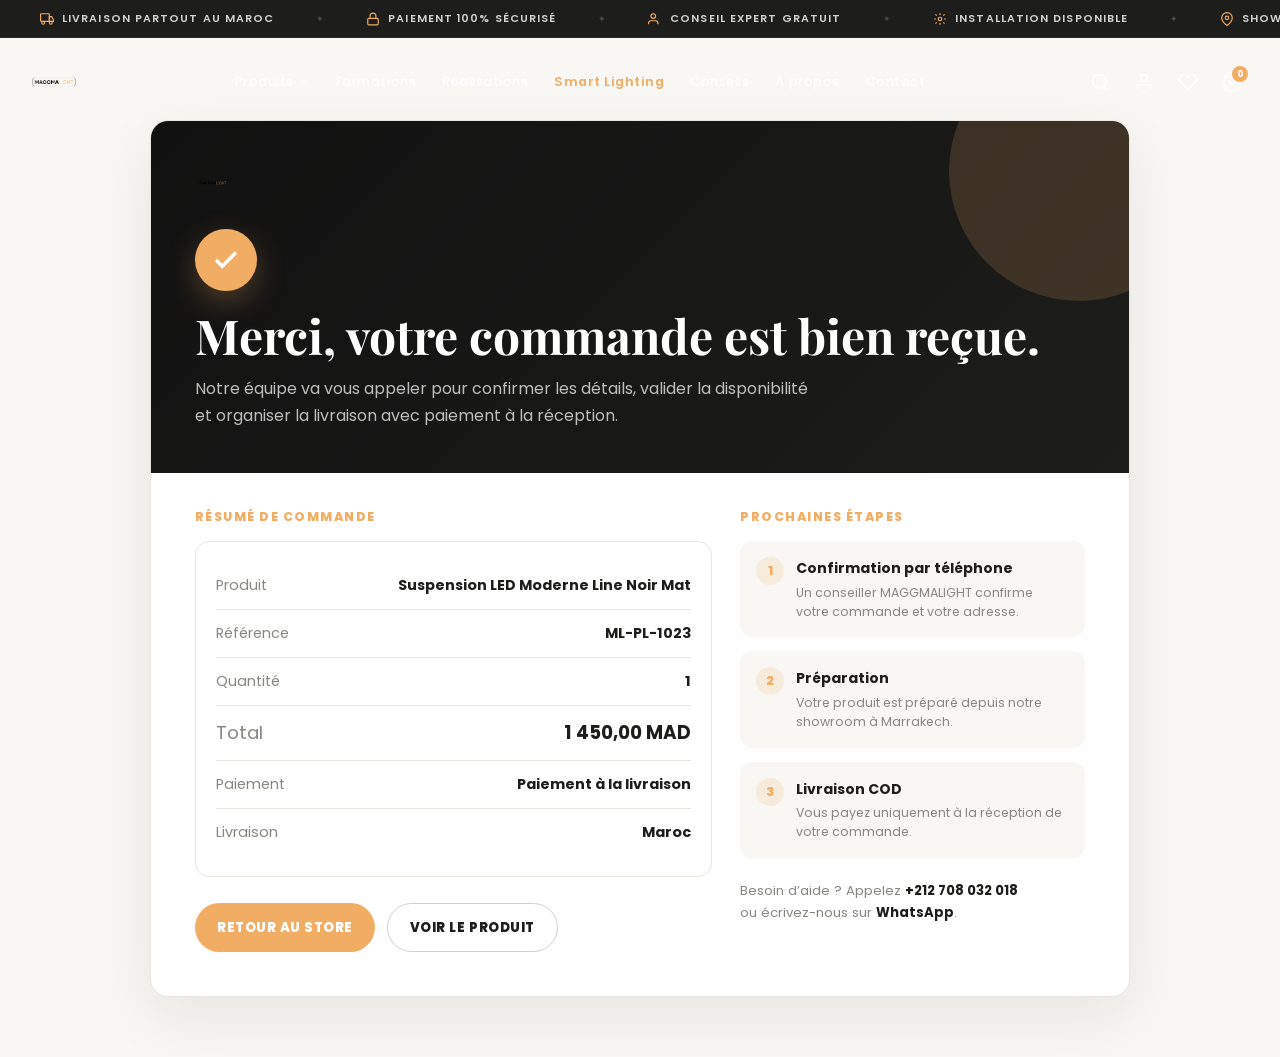
<file: .gitignore/thank-you.html>
<!DOCTYPE html>
<html lang="fr">
<head>
  <meta charset="UTF-8">
  <meta name="viewport" content="width=device-width, initial-scale=1.0">
  <title>Commande reçue — MAGGMALIGHT</title>
  <meta name="description" content="Merci pour votre commande MAGGMALIGHT. Notre équipe vous contactera pour confirmer votre commande et organiser la livraison.">
  <link rel="preconnect" href="https://fonts.googleapis.com">
  <link rel="preconnect" href="https://fonts.gstatic.com" crossorigin>
  <link href="https://fonts.googleapis.com/css2?family=Playfair+Display:wght@700&family=Poppins:wght@300;400;500;600;700;800&display=swap" rel="stylesheet">
  <link rel="stylesheet" href="css/styles.css">
  <style>
    body { background:#f8f7f4; color:var(--black); }
    .ty-wrap { min-height:100vh; padding:120px 0 60px; display:flex; align-items:center; }
    .ty-card { background:#fff; border:1px solid var(--border); border-radius:18px; overflow:hidden; box-shadow:0 20px 60px rgba(29,29,27,.08); max-width:980px; margin:0 auto; }
    .ty-hero { background:linear-gradient(135deg,#111,#1D1D1B); color:#fff; padding:44px; position:relative; overflow:hidden; }
    .ty-hero::after { content:''; position:absolute; right:-80px; top:-80px; width:260px; height:260px; border-radius:50%; background:rgba(242,173,100,.16); }
    .ty-logo { height:36px; width:auto; background:transparent; border-radius:0; padding:0; margin-bottom:28px; box-sizing:content-box; }
    .ty-check { width:62px; height:62px; border-radius:50%; background:var(--orange); display:flex; align-items:center; justify-content:center; margin-bottom:18px; box-shadow:0 10px 30px rgba(242,173,100,.28); }
    .ty-check svg { width:30px; height:30px; }
    .ty-title { font-family:var(--font-serif); font-size:clamp(2rem,4vw,3rem); line-height:1.12; margin-bottom:12px; position:relative; z-index:1; }
    .ty-desc { color:rgba(255,255,255,.72); line-height:1.7; max-width:620px; position:relative; z-index:1; }
    .ty-body { padding:34px 44px 44px; }
    .ty-grid { display:grid; grid-template-columns:1.2fr .8fr; gap:28px; align-items:start; }
    .ty-section-title { font-size:.78rem; font-weight:800; letter-spacing:.12em; text-transform:uppercase; color:var(--orange); margin-bottom:14px; }
    .ty-summary { border:1px solid var(--border); border-radius:14px; padding:20px; background:#fff; }
    .ty-row { display:flex; justify-content:space-between; gap:18px; padding:12px 0; border-bottom:1px solid var(--border); font-size:.9rem; }
    .ty-row:last-child { border-bottom:none; }
    .ty-row span:first-child { color:var(--text-3); }
    .ty-row span:last-child { color:var(--black); font-weight:700; text-align:right; }
    .ty-total { font-size:1.15rem; }
    .ty-steps { display:grid; gap:14px; }
    .ty-step { display:flex; gap:12px; align-items:flex-start; padding:16px; border-radius:12px; background:var(--bg-alt); }
    .ty-step-num { width:28px; height:28px; border-radius:50%; background:rgba(242,173,100,.16); color:var(--orange); display:flex; align-items:center; justify-content:center; font-size:.78rem; font-weight:800; flex-shrink:0; }
    .ty-step strong { display:block; font-size:.88rem; margin-bottom:3px; }
    .ty-step p { font-size:.78rem; color:var(--text-3); line-height:1.55; margin:0; }
    .ty-actions { display:flex; gap:12px; flex-wrap:wrap; margin-top:26px; }
    .ty-btn { display:inline-flex; align-items:center; justify-content:center; gap:8px; border-radius:999px; padding:13px 22px; font-size:.82rem; font-weight:800; text-transform:uppercase; letter-spacing:.04em; transition:var(--tr); }
    .ty-btn-primary { background:var(--orange); color:#fff; }
    .ty-btn-primary:hover { background:var(--orange-dark); transform:translateY(-1px); }
    .ty-btn-outline { border:1.5px solid var(--border-2); color:var(--black); }
    .ty-btn-outline:hover { border-color:var(--orange); color:var(--orange); }
    .ty-contact { margin-top:22px; font-size:.82rem; color:var(--text-3); line-height:1.7; }
    .ty-contact a { color:var(--black); font-weight:700; }
    @media(max-width:760px) {
      .ty-wrap { padding:94px 0 34px; }
      .ty-hero, .ty-body { padding:28px 20px; }
      .ty-grid { grid-template-columns:1fr; }
      .ty-actions { flex-direction:column; }
      .ty-btn { width:100%; }
    }
  </style>
</head>
<body>

<!-- ============ TICKER ============ -->
<div class="ticker-bar">
  <div class="ticker-track">
    <div class="ticker-item"><svg viewBox="0 0 24 24" fill="none" stroke="currentColor" stroke-width="2"><rect x="1" y="3" width="15" height="13" rx="1"/><path d="M16 8h4l3 5v3h-7V8z"/><circle cx="5.5" cy="18.5" r="2.5"/><circle cx="18.5" cy="18.5" r="2.5"/></svg>Livraison partout au Maroc</div>
    <span class="ticker-sep">✦</span>
    <div class="ticker-item"><svg viewBox="0 0 24 24" fill="none" stroke="currentColor" stroke-width="2"><rect x="3" y="11" width="18" height="11" rx="2"/><path d="M7 11V7a5 5 0 0110 0v4"/></svg>Paiement 100% sécurisé</div>
    <span class="ticker-sep">✦</span>
    <div class="ticker-item"><svg viewBox="0 0 24 24" fill="none" stroke="currentColor" stroke-width="2"><path d="M17 21v-2a4 4 0 00-4-4H5a4 4 0 00-4 4v2"/><circle cx="9" cy="7" r="4"/></svg>Conseil expert gratuit</div>
    <span class="ticker-sep">✦</span>
    <div class="ticker-item"><svg viewBox="0 0 24 24" fill="none" stroke="currentColor" stroke-width="2"><circle cx="12" cy="12" r="3"/><path d="M12 2v3M12 19v3M4.22 4.22l2.12 2.12M17.66 17.66l2.12 2.12M2 12h3M19 12h3M4.22 19.78l2.12-2.12M17.66 6.34l2.12-2.12"/></svg>Installation disponible</div>
    <span class="ticker-sep">✦</span>
    <div class="ticker-item"><svg viewBox="0 0 24 24" fill="none" stroke="currentColor" stroke-width="2"><path d="M21 10c0 7-9 13-9 13s-9-6-9-13a9 9 0 0118 0z"/><circle cx="12" cy="10" r="3"/></svg>Showroom à Marrakech</div>
    <span class="ticker-sep">✦</span>
    <div class="ticker-item"><svg viewBox="0 0 24 24" fill="none" stroke="currentColor" stroke-width="2"><path d="M12 22s8-4 8-10V5l-8-3-8 3v7c0 6 8 10 8 10z"/></svg>Produits garantis 2 ans</div>
    <span class="ticker-sep">✦</span>
    <div class="ticker-item"><svg viewBox="0 0 24 24" fill="none" stroke="currentColor" stroke-width="2"><rect x="1" y="3" width="15" height="13" rx="1"/><path d="M16 8h4l3 5v3h-7V8z"/><circle cx="5.5" cy="18.5" r="2.5"/><circle cx="18.5" cy="18.5" r="2.5"/></svg>Livraison partout au Maroc</div>
    <span class="ticker-sep">✦</span>
    <div class="ticker-item"><svg viewBox="0 0 24 24" fill="none" stroke="currentColor" stroke-width="2"><rect x="3" y="11" width="18" height="11" rx="2"/><path d="M7 11V7a5 5 0 0110 0v4"/></svg>Paiement 100% sécurisé</div>
    <span class="ticker-sep">✦</span>
    <div class="ticker-item"><svg viewBox="0 0 24 24" fill="none" stroke="currentColor" stroke-width="2"><path d="M17 21v-2a4 4 0 00-4-4H5a4 4 0 00-4 4v2"/><circle cx="9" cy="7" r="4"/></svg>Conseil expert gratuit</div>
    <span class="ticker-sep">✦</span>
    <div class="ticker-item"><svg viewBox="0 0 24 24" fill="none" stroke="currentColor" stroke-width="2"><circle cx="12" cy="12" r="3"/><path d="M12 2v3M12 19v3M4.22 4.22l2.12 2.12M17.66 17.66l2.12 2.12M2 12h3M19 12h3M4.22 19.78l2.12-2.12M17.66 6.34l2.12-2.12"/></svg>Installation disponible</div>
    <span class="ticker-sep">✦</span>
    <div class="ticker-item"><svg viewBox="0 0 24 24" fill="none" stroke="currentColor" stroke-width="2"><path d="M21 10c0 7-9 13-9 13s-9-6-9-13a9 9 0 0118 0z"/><circle cx="12" cy="10" r="3"/></svg>Showroom à Marrakech</div>
    <span class="ticker-sep">✦</span>
    <div class="ticker-item"><svg viewBox="0 0 24 24" fill="none" stroke="currentColor" stroke-width="2"><path d="M12 22s8-4 8-10V5l-8-3-8 3v7c0 6 8 10 8 10z"/></svg>Produits garantis 2 ans</div>
    <span class="ticker-sep">✦</span>
  </div>
</div>

<!-- ============ NAVBAR ============ -->
<nav class="navbar hero-mode" id="navbar">
  <div class="container">
    <div class="nav-inner">
      <a href="index.html" class="nav-logo" id="navLogo">
        <img src="images/logo.png" alt="MAGGMALIGHT" class="nav-logo-img" id="logoImg" onerror="this.style.display='none';document.getElementById('logoText').style.display='flex'">
        <span class="nav-logo-text" id="logoText" style="display:none">
          <span class="nav-logo-main">MAGGMA<span class="logo-light">LIGHT</span></span>
          <span class="nav-logo-sub">Lighting Design &amp; Solutions</span>
        </span>
      </a>
      <ul class="nav-menu">
        <li class="nav-item">
          <a href="index.html#categories" class="nav-link">
            Produits
            <svg viewBox="0 0 24 24" fill="none" stroke="currentColor" stroke-width="2"><polyline points="6 9 12 15 18 9"/></svg>
          </a>
          <div class="nav-dropdown">
            <a href="category.html?cat=salon">Toutes les catégories</a>
            <a href="category.html?cat=suspensions">Suspensions</a>
            <a href="category.html?cat=appliques">Appliques murales</a>
            <a href="category.html?cat=spots">Spots &amp; Downlights</a>
            <a href="category.html?cat=rails">Rails Magnétiques</a>
            <a href="category.html?cat=exterieur">Luminaires Extérieurs</a>
            <a href="smart-lighting.html">Smart Lighting</a>
            <a href="category.html?cat=ruban">Profils LED</a>
            <a href="category.html?cat=lampadaires">Lampes Décoratives</a>
            <a href="category.html?cat=appareillage">Appareillage</a>
          </div>
        </li>
        <li><a href="formations.html" class="nav-link">Formations</a></li>
        <li><a href="realisations.html" class="nav-link">Réalisations</a></li>
        <li><a href="smart-lighting.html" class="nav-link" style="color:var(--orange);font-weight:600">Smart Lighting</a></li>
        <li><a href="blog.html" class="nav-link">Conseils</a></li>
        <li><a href="index.html#showroom" class="nav-link">À propos</a></li>
        <li><a href="contact.html" class="nav-link">Contact</a></li>
      </ul>
      <div class="nav-actions">
        <button class="nav-action-btn" onclick="window.openSearch ? openSearch() : (location.href='category.html?cat=salon')" title="Rechercher">
          <svg viewBox="0 0 24 24" fill="none" stroke="currentColor" stroke-width="2"><circle cx="11" cy="11" r="8"/><line x1="21" y1="21" x2="16.65" y2="16.65"/></svg>
        </button>
        <button class="nav-action-btn" title="Mon compte">
          <svg viewBox="0 0 24 24" fill="none" stroke="currentColor" stroke-width="2"><path d="M20 21v-2a4 4 0 00-4-4H8a4 4 0 00-4 4v2"/><circle cx="12" cy="7" r="4"/></svg>
        </button>
        <button class="nav-action-btn" title="Favoris">
          <svg viewBox="0 0 24 24" fill="none" stroke="currentColor" stroke-width="2"><path d="M20.84 4.61a5.5 5.5 0 00-7.78 0L12 5.67l-1.06-1.06a5.5 5.5 0 00-7.78 7.78l1.06 1.06L12 21.23l7.78-7.78 1.06-1.06a5.5 5.5 0 000-7.78z"/></svg>
        </button>
        <button class="nav-action-btn" onclick="window.openCart ? openCart() : (location.href='product.html')" title="Panier">
          <svg viewBox="0 0 24 24" fill="none" stroke="currentColor" stroke-width="2"><path d="M6 2L3 6v14a2 2 0 002 2h14a2 2 0 002-2V6l-3-4z"/><line x1="3" y1="6" x2="21" y2="6"/><path d="M16 10a4 4 0 01-8 0"/></svg>
          <span class="nav-badge" id="cart-count">0</span>
        </button>
      </div>
      <div class="nav-hamburger" onclick="toggleMobileNav()"><span></span><span></span><span></span></div>
    </div>
  </div>
</nav>

<!-- Mobile Nav -->
<div class="mobile-nav" id="mobileNav">
  <div class="mobile-nav-header">
    <div class="nav-logo-text">
      <span class="nav-logo-main" style="color:#1D1D1B">MAGGMA<span class="logo-light">LIGHT</span></span>
      <span class="nav-logo-sub" style="color:#888">Lighting Design &amp; Solutions</span>
    </div>
    <button class="mobile-nav-close" onclick="toggleMobileNav()">
      <svg width="18" height="18" viewBox="0 0 24 24" fill="none" stroke="currentColor" stroke-width="2"><line x1="18" y1="6" x2="6" y2="18"/><line x1="6" y1="6" x2="18" y2="18"/></svg>
    </button>
  </div>
  <div class="mobile-nav-links">
    <a href="index.html#categories" onclick="toggleMobileNav()">Produits</a>
    <a href="formations.html" onclick="toggleMobileNav()">Formations</a>
    <a href="realisations.html" onclick="toggleMobileNav()">Réalisations</a>
    <a href="smart-lighting.html" onclick="toggleMobileNav()">Smart Lighting</a>
    <a href="blog.html" onclick="toggleMobileNav()">Conseils</a>
    <a href="index.html#showroom" onclick="toggleMobileNav()">À propos</a>
    <a href="contact.html" onclick="toggleMobileNav()">Contact</a>
    <a href="consultation.html" style="color:var(--orange);font-weight:700">Réserver une consultation</a>
  </div>
</div>

<main class="ty-wrap">
    <div class="container">
      <div class="ty-card">
        <div class="ty-hero">
          <img src="images/logo.png" alt="MAGGMALIGHT" class="ty-logo">
          <div class="ty-check">
            <svg viewBox="0 0 24 24" fill="none" stroke="currentColor" stroke-width="2.8"><polyline points="20 6 9 17 4 12"/></svg>
          </div>
          <h1 class="ty-title">Merci, votre commande est bien reçue.</h1>
          <p class="ty-desc">Notre équipe va vous appeler pour confirmer les détails, valider la disponibilité et organiser la livraison avec paiement à la réception.</p>
        </div>
        <div class="ty-body">
          <div class="ty-grid">
            <div>
              <div class="ty-section-title">Résumé de commande</div>
              <div class="ty-summary" id="orderSummary">
                <div class="ty-row"><span>Produit</span><span id="ty-product">Suspension LED Moderne Line Noir Mat</span></div>
                <div class="ty-row"><span>Référence</span><span id="ty-ref">ML-PL-1023</span></div>
                <div class="ty-row"><span>Quantité</span><span id="ty-qty">1</span></div>
                <div class="ty-row ty-total"><span>Total</span><span id="ty-total">1 450,00 MAD</span></div>
                <div class="ty-row"><span>Paiement</span><span>Paiement à la livraison</span></div>
                <div class="ty-row"><span>Livraison</span><span id="ty-city">Maroc</span></div>
              </div>
              <div class="ty-actions">
                <a class="ty-btn ty-btn-primary" href="index.html">Retour au store</a>
                <a class="ty-btn ty-btn-outline" href="product.html">Voir le produit</a>
              </div>
            </div>
            <div>
              <div class="ty-section-title">Prochaines étapes</div>
              <div class="ty-steps">
                <div class="ty-step"><div class="ty-step-num">1</div><div><strong>Confirmation par téléphone</strong><p>Un conseiller MAGGMALIGHT confirme votre commande et votre adresse.</p></div></div>
                <div class="ty-step"><div class="ty-step-num">2</div><div><strong>Préparation</strong><p>Votre produit est préparé depuis notre showroom à Marrakech.</p></div></div>
                <div class="ty-step"><div class="ty-step-num">3</div><div><strong>Livraison COD</strong><p>Vous payez uniquement à la réception de votre commande.</p></div></div>
              </div>
              <div class="ty-contact">
                Besoin d’aide ? Appelez <a href="tel:+212708032018">+212 708 032 018</a><br>
                ou écrivez-nous sur <a href="https://wa.me/212708032018" target="_blank" rel="noopener">WhatsApp</a>.
              </div>
            </div>
          </div>
        </div>
      </div>
    </div>
  </main>

  <script>
    const order = JSON.parse(localStorage.getItem('maggmalight_last_order') || '{}');
    if (order.product) {
      document.getElementById('ty-product').textContent = order.product;
      document.getElementById('ty-ref').textContent = order.ref || 'ML-PL-1023';
      document.getElementById('ty-qty').textContent = order.qty || '1';
      document.getElementById('ty-total').textContent = order.total || '1 450,00 MAD';
      document.getElementById('ty-city').textContent = [order.city, order.address].filter(Boolean).join(' · ') || 'Maroc';
    }
  </script>

<script>
(function(){
  window.toggleMobileNav = function(){
    const nav = document.getElementById('mobileNav');
    if (!nav) return;
    nav.classList.toggle('open');
    nav.classList.toggle('active');
    document.body.style.overflow = (nav.classList.contains('open') || nav.classList.contains('active')) ? 'hidden' : '';
  };
  if (!window.openSearch) window.openSearch = function(){ location.href = 'category.html?cat=salon'; };
  if (!window.openCart) window.openCart = function(){ location.href = 'product.html'; };
  const navbar = document.getElementById('navbar');
  function updateCommonNavbar(){
    if (!navbar) return;
    const hero = document.querySelector('.hero, .cat-hero, .contact-hero, .blog-hero, .academy-hero, .sl-hero, .cp-hero, .real-hero, .product-page, .ty-wrap');
    const threshold = hero ? Math.max(90, hero.offsetHeight * 0.45) : 140;
    if (window.scrollY > threshold) {
      navbar.classList.remove('hero-mode');
      navbar.classList.add('scrolled');
    } else {
      navbar.classList.add('hero-mode');
      navbar.classList.remove('scrolled');
    }
  }
  window.addEventListener('scroll', updateCommonNavbar, { passive:true });
  window.addEventListener('resize', updateCommonNavbar);
  updateCommonNavbar();
})();
</script>

</body>
</html>
</file>
<file: .gitignore/css/styles.css>
/* ============================================
   MAGGMALIGHT — Light Theme E-Commerce
   Brand: #1D1D1B black + #F2AD64 orange
   ============================================ */

/* ---- Variables ---- */
:root {
  --orange: #F2AD64;
  --orange-light: #f7c48a;
  --orange-dark: #d48d3a;
  --black: #1D1D1B;
  --bg: #ffffff;
  --bg-alt: #f8f7f4;
  --bg-alt2: #f2f0eb;
  --card: #ffffff;
  --border: #e8e6e0;
  --border-2: #d4d0c8;
  --text: #1D1D1B;
  --text-2: #4a4846;
  --text-3: #888680;
  --footer-bg: #111111;
  --footer-text: #c0c0c0;
  --footer-border: #2a2a2a;
  --font-serif: 'Playfair Display', serif;
  --font-sans: 'Poppins', sans-serif;
  --r: 6px;
  --r-lg: 12px;
  --shadow-sm: 0 2px 12px rgba(29,29,27,0.07);
  --shadow: 0 4px 24px rgba(29,29,27,0.10);
  --shadow-lg: 0 8px 40px rgba(29,29,27,0.13);
  --shadow-orange: 0 4px 20px rgba(242,173,100,0.3);
  --tr: all 0.28s cubic-bezier(0.4,0,0.2,1);
}

/* ---- Reset ---- */
*,*::before,*::after{box-sizing:border-box;margin:0;padding:0}
html{scroll-behavior:smooth;font-size:16px}
body{font-family:var(--font-sans);background:var(--bg);color:var(--text);overflow-x:hidden;line-height:1.6}
img{display:block;max-width:100%}
a{color:inherit;text-decoration:none}
ul{list-style:none}
button{cursor:pointer;border:none;outline:none;background:none;font-family:inherit}
input,textarea,select{font-family:inherit;outline:none;border:none}

/* ---- Utilities ---- */
.container{max-width:1300px;margin:0 auto;padding:0 28px}
.section-tag{font-size:.7rem;font-weight:700;letter-spacing:.2em;text-transform:uppercase;color:var(--orange);margin-bottom:8px;display:block}
.section-title{font-family:var(--font-serif);font-size:clamp(1.5rem,2.8vw,2.1rem);font-weight:700;color:var(--text);line-height:1.25}
.section-header{display:flex;align-items:center;justify-content:space-between;margin-bottom:36px}
.view-all{font-size:.78rem;font-weight:600;letter-spacing:.06em;text-transform:uppercase;color:var(--orange);display:flex;align-items:center;gap:6px;transition:var(--tr);white-space:nowrap}
.view-all:hover{gap:10px;color:var(--orange-dark)}
.view-all svg{width:14px;height:14px}
.btn-primary{display:inline-flex;align-items:center;gap:8px;background:var(--orange);color:#fff;font-size:.82rem;font-weight:700;font-family:var(--font-sans);letter-spacing:.06em;text-transform:uppercase;padding:14px 28px;border-radius:40px;transition:var(--tr);cursor:pointer;border:2px solid var(--orange)}
.btn-primary:hover{background:var(--orange-dark);border-color:var(--orange-dark);transform:translateY(-1px);box-shadow:var(--shadow-orange)}
.btn-outline{display:inline-flex;align-items:center;gap:8px;background:transparent;color:#fff;font-size:.82rem;font-weight:600;font-family:var(--font-sans);letter-spacing:.06em;text-transform:uppercase;padding:13px 26px;border:2px solid rgba(255,255,255,.55);border-radius:40px;transition:var(--tr);cursor:pointer}
.btn-outline:hover{background:rgba(255,255,255,.12);border-color:#fff}
.btn-outline-dark{display:inline-flex;align-items:center;gap:8px;background:transparent;color:var(--text);font-size:.82rem;font-weight:600;font-family:var(--font-sans);letter-spacing:.06em;text-transform:uppercase;padding:12px 24px;border:2px solid var(--border-2);border-radius:40px;transition:var(--tr);cursor:pointer}
.btn-outline-dark:hover{border-color:var(--orange);color:var(--orange)}
.gold-line{display:inline-block;width:36px;height:2px;background:var(--orange);margin-bottom:10px;border-radius:2px}
.fade-in-up{opacity:0;transform:translateY(28px);transition:opacity .6s ease,transform .6s ease}
.fade-in-up.visible{opacity:1;transform:translateY(0)}

/* ============ TICKER ============ */
.ticker-bar{position:fixed;top:0;left:0;right:0;z-index:1001;height:38px;background:var(--black);overflow:hidden;display:flex;align-items:center;border-bottom:1px solid rgba(255,255,255,.07)}
.ticker-track{display:flex;align-items:center;white-space:nowrap;animation:tickerMove 30s linear infinite;will-change:transform}
.ticker-bar:hover .ticker-track{animation-play-state:paused}
.ticker-item{display:inline-flex;align-items:center;gap:8px;padding:0 40px;font-size:.68rem;font-weight:600;letter-spacing:.1em;text-transform:uppercase;color:rgba(255,255,255,.8)}
.ticker-item svg{color:var(--orange);width:14px;height:14px;flex-shrink:0}
.ticker-sep{color:rgba(255,255,255,.2);font-size:.55rem;padding:0 2px;user-select:none}
@keyframes tickerMove{0%{transform:translateX(0)}100%{transform:translateX(-50%)}}

/* ============ NAVBAR ============ */
.navbar{position:fixed;top:38px;left:0;right:0;z-index:999;transition:var(--tr);padding:0}
.navbar.hero-mode{background:transparent}
.navbar.scrolled{background:rgba(255,255,255,.97);backdrop-filter:blur(14px);box-shadow:0 1px 24px rgba(29,29,27,.09)}
.nav-inner{display:flex;align-items:center;justify-content:space-between;padding:18px 0;gap:24px}
/* Logo */
.nav-logo{display:flex;align-items:center;gap:0;text-decoration:none;flex-shrink:0}
.nav-logo-img{height:52px;width:auto;background:transparent;border-radius:0;padding:0;box-sizing:content-box;display:block}
.nav-logo-text{display:flex;flex-direction:column;line-height:1}
.nav-logo-main{font-family:var(--font-sans);font-size:1.3rem;font-weight:800;letter-spacing:.07em;line-height:1}
.navbar.hero-mode .nav-logo-main{color:#fff}
.navbar.scrolled .nav-logo-main{color:var(--black)}
.nav-logo-main .logo-light{color:var(--orange)}
.nav-logo-sub{font-size:.52rem;letter-spacing:.18em;text-transform:uppercase;margin-top:3px;font-weight:400}
.navbar.hero-mode .nav-logo-sub{color:rgba(255,255,255,.6)}
.navbar.scrolled .nav-logo-sub{color:var(--text-3)}
/* Menu */
.nav-menu{display:flex;align-items:center;gap:2px}
.nav-item{position:relative}
.nav-link{font-size:.8rem;font-weight:500;letter-spacing:.04em;padding:8px 12px;border-radius:var(--r);transition:var(--tr);display:flex;align-items:center;gap:4px;white-space:nowrap;position:relative}
.navbar.hero-mode .nav-link{color:rgba(255,255,255,.85)}
.navbar.scrolled .nav-link{color:var(--text-2)}
.nav-link:hover,.nav-link.active{color:var(--orange)!important}
.nav-link svg{width:12px;height:12px;transition:var(--tr)}
.nav-item:hover .nav-link svg{transform:rotate(180deg)}
/* Dropdown */
.nav-dropdown{position:absolute;top:calc(100% + 8px);left:0;min-width:230px;background:#fff;border:1px solid var(--border);border-radius:var(--r-lg);padding:8px 0;opacity:0;visibility:hidden;transform:translateY(-6px);transition:var(--tr);box-shadow:var(--shadow);z-index:100}
.nav-item:hover .nav-dropdown{opacity:1;visibility:visible;transform:translateY(0)}
.nav-dropdown a{display:block;padding:10px 20px;font-size:.81rem;color:var(--text-2);transition:var(--tr)}
.nav-dropdown a:hover{color:var(--orange);background:rgba(242,173,100,.05);padding-left:26px}
/* Actions */
.nav-actions{display:flex;align-items:center;gap:4px}
.nav-action-btn{position:relative;width:40px;height:40px;display:flex;align-items:center;justify-content:center;border-radius:var(--r);transition:var(--tr)}
.navbar.hero-mode .nav-action-btn{color:rgba(255,255,255,.8)}
.navbar.scrolled .nav-action-btn{color:var(--text-2)}
.nav-action-btn:hover{color:var(--orange)!important;background:rgba(242,173,100,.08)}
.nav-action-btn svg{width:20px;height:20px}
.nav-badge{position:absolute;top:4px;right:4px;width:16px;height:16px;background:var(--orange);color:#fff;font-size:.58rem;font-weight:700;border-radius:50%;display:flex;align-items:center;justify-content:center}
.nav-whatsapp{display:flex;align-items:center;gap:7px;background:#25d366;color:#fff;font-size:.76rem;font-weight:700;padding:9px 16px;border-radius:22px;margin-left:6px;transition:var(--tr);white-space:nowrap}
.nav-whatsapp:hover{background:#1da851;transform:translateY(-1px)}
.nav-whatsapp svg{width:15px;height:15px}
.nav-hamburger{display:none;flex-direction:column;gap:5px;padding:8px;cursor:pointer}
.nav-hamburger span{display:block;width:22px;height:2px;border-radius:2px;transition:var(--tr)}
.navbar.hero-mode .nav-hamburger span{background:#fff}
.navbar.scrolled .nav-hamburger span{background:var(--black)}
/* Mobile nav */
.mobile-nav{display:none;position:fixed;inset:0;background:#fff;z-index:1000;padding:28px;overflow-y:auto;transform:translateX(-100%);transition:transform .4s cubic-bezier(.4,0,.2,1)}
.mobile-nav.open{transform:translateX(0)}
.mobile-nav-header{display:flex;align-items:center;justify-content:space-between;margin-bottom:32px}
.mobile-nav-close{width:40px;height:40px;display:flex;align-items:center;justify-content:center;border-radius:50%;background:var(--bg-alt);color:var(--text)}
.mobile-nav-links a{display:block;font-size:1.1rem;font-weight:500;color:var(--text-2);padding:16px 0;border-bottom:1px solid var(--border);transition:var(--tr)}
.mobile-nav-links a:hover{color:var(--orange);padding-left:8px}

/* ============ HERO ============ */
.hero{position:relative;height:100vh;min-height:620px;max-height:1000px;overflow:hidden;margin-top:0}
.hero-slides{height:100%;position:relative}
.hero-slide{position:absolute;inset:0;opacity:0;transition:opacity 1s ease}
.hero-slide.active{opacity:1}
.hero-slide-bg{position:absolute;inset:0;background-size:cover;background-position:center;transform:scale(1.04);transition:transform 7s ease}
.hero-slide.active .hero-slide-bg{transform:scale(1)}
.hero-overlay{position:absolute;inset:0;background:linear-gradient(90deg,rgba(0,0,0,.78) 0%,rgba(0,0,0,.45) 45%,rgba(0,0,0,.05) 100%)}
.hero-content{position:relative;z-index:2;height:100%;display:flex;flex-direction:column;justify-content:center;align-items:flex-start;padding:60px 0 40px 0;max-width:1300px}
.hero-eyebrow{font-size:.7rem;font-weight:700;letter-spacing:.22em;text-transform:uppercase;color:var(--orange);margin-bottom:16px;opacity:0;transform:translateY(16px);transition:all .6s ease .2s}
.hero-slide.active .hero-eyebrow{opacity:1;transform:translateY(0)}
.hero-headline{font-family:var(--font-serif);font-size:clamp(2.6rem,5vw,4.2rem);font-weight:700;color:#fff;line-height:1.12;margin-bottom:14px;max-width:620px;opacity:0;transform:translateY(24px);transition:all .7s ease .35s}
.hero-slide.active .hero-headline{opacity:1;transform:translateY(0)}
.hero-headline em{font-style:italic;color:var(--orange)}
.hero-rule{width:44px;height:2px;background:var(--orange);margin-bottom:18px;opacity:0;transform:scaleX(0);transform-origin:left;transition:all .6s ease .5s}
.hero-slide.active .hero-rule{opacity:1;transform:scaleX(1)}
.hero-sub{font-size:1rem;color:rgba(255,255,255,.82);line-height:1.7;margin-bottom:36px;max-width:460px;opacity:0;transform:translateY(16px);transition:all .7s ease .55s}
.hero-slide.active .hero-sub{opacity:1;transform:translateY(0)}
.hero-actions{display:flex;align-items:center;gap:14px;flex-wrap:wrap;opacity:0;transform:translateY(16px);transition:all .7s ease .7s}
.hero-slide.active .hero-actions{opacity:1;transform:translateY(0)}
/* Hero bottom badges */
.hero-badges{position:absolute;bottom:0;left:0;right:0;z-index:3;background:rgba(0,0,0,.72);backdrop-filter:blur(8px);border-top:1px solid rgba(255,255,255,.08)}
.hero-badges-inner{display:flex;align-items:center;justify-content:space-around;padding:16px 80px;gap:8px}
.hero-badge-item{display:flex;align-items:center;gap:10px;color:rgba(255,255,255,.85);font-size:.78rem;white-space:nowrap}
.hero-badge-item svg{width:18px;height:18px;color:var(--orange);flex-shrink:0}
/* Slider controls */
.hero-dots{position:absolute;bottom:78px;right:80px;display:flex;gap:8px;z-index:4}
.hero-dot{width:8px;height:8px;border-radius:50%;background:rgba(255,255,255,.35);cursor:pointer;transition:var(--tr);border:1px solid rgba(255,255,255,.3)}
.hero-dot.active{background:var(--orange);border-color:var(--orange);width:28px;border-radius:4px}
.hero-arrows{position:absolute;right:28px;top:50%;transform:translateY(-50%);display:flex;flex-direction:column;gap:10px;z-index:4}
.hero-arrow{width:44px;height:44px;border:1.5px solid rgba(255,255,255,.3);border-radius:50%;display:flex;align-items:center;justify-content:center;cursor:pointer;color:#fff;transition:var(--tr);background:rgba(0,0,0,.2)}
.hero-arrow:hover{background:var(--orange);border-color:var(--orange)}
.hero-arrow svg{width:18px;height:18px}

/* ============ TRUST STRIP ============ */
.trust-strip{background:var(--bg-alt);border-bottom:1px solid var(--border);padding:22px 0}
.trust-grid{display:flex;align-items:center;justify-content:space-around;gap:12px;flex-wrap:wrap}
.trust-item{display:flex;align-items:center;gap:12px}
.trust-icon{width:42px;height:42px;background:#fff;border:1px solid var(--border);border-radius:var(--r);display:flex;align-items:center;justify-content:center;flex-shrink:0;box-shadow:var(--shadow-sm)}
.trust-icon svg{width:20px;height:20px;color:var(--orange)}
.trust-num{font-size:.95rem;font-weight:800;color:var(--text);line-height:1}
.trust-label{font-size:.7rem;color:var(--text-3);line-height:1.3}
.trust-sep{width:1px;height:36px;background:var(--border);flex-shrink:0}
.trust-partner-name{font-size:.95rem;font-weight:900;letter-spacing:.08em;color:var(--text)}
.trust-partner-name span{color:var(--orange)}
.trust-partner-sub{font-size:.65rem;color:var(--text-3);text-transform:uppercase;letter-spacing:.1em}

/* ============ SECTIONS COMMON ============ */
.section-light{background:var(--bg);padding:80px 0}
.section-alt{background:var(--bg-alt);padding:80px 0}

/* ============ CATEGORIES ============ */
.categories-grid{display:grid;grid-template-columns:repeat(8,1fr);gap:12px}
.cat-card{position:relative;border-radius:var(--r-lg);overflow:hidden;cursor:pointer;aspect-ratio:3/4;background:var(--bg-alt2);box-shadow:var(--shadow-sm);transition:var(--tr)}
.cat-card:hover{transform:translateY(-4px);box-shadow:var(--shadow)}
.cat-card:hover .cat-img-wrap{transform:scale(1.06)}
.cat-img-wrap{position:absolute;inset:0;transition:transform .5s ease;overflow:hidden}
.cat-img-wrap img{width:100%;height:100%;object-fit:cover;display:block}
.cat-gradient{width:100%;height:100%}
.cat-overlay{position:absolute;inset:0;background:linear-gradient(to top,rgba(0,0,0,.82) 0%,rgba(0,0,0,.1) 55%);display:flex;flex-direction:column;align-items:center;justify-content:flex-end;padding:18px 10px}
.cat-icon{color:var(--orange);margin-bottom:6px}
.cat-icon svg{width:24px;height:24px}
.cat-name{font-size:.7rem;font-weight:700;letter-spacing:.06em;text-transform:uppercase;color:#fff!important;text-align:center;text-shadow:0 2px 10px rgba(0,0,0,.5)}

/* ============ FEATURES STRIP ============ */
.features-strip{background:#fff;border-top:1px solid var(--border);border-bottom:1px solid var(--border);padding:28px 0}
.features-grid{display:grid;grid-template-columns:repeat(4,1fr)}
.feature-item{display:flex;align-items:center;gap:14px;padding:0 28px;border-right:1px solid var(--border)}
.feature-item:last-child{border-right:none}
.feature-icon{width:44px;height:44px;background:rgba(242,173,100,.1);border-radius:50%;display:flex;align-items:center;justify-content:center;flex-shrink:0}
.feature-icon svg{width:20px;height:20px;color:var(--orange)}
.feature-title{font-size:.84rem;font-weight:700;color:var(--text);margin-bottom:1px}
.feature-desc{font-size:.7rem;color:var(--text-3)}

/* ============ SHOP BY SPACE ============ */
.spaces-grid{display:grid;grid-template-columns:repeat(9,1fr);gap:10px}
.space-card{position:relative;border-radius:var(--r);overflow:hidden;cursor:pointer;aspect-ratio:3/4;box-shadow:var(--shadow-sm)}
.space-card:hover .space-bg-img{transform:scale(1.08)}
.space-bg-img{position:absolute;inset:0;background-size:cover;background-position:center;transition:transform .5s ease}
.space-overlay{position:absolute;inset:0;background:linear-gradient(to top,rgba(0,0,0,.74) 0%,rgba(0,0,0,.08) 56%);display:flex;align-items:flex-end;justify-content:center;padding:11px 6px}
.space-name{font-size:.62rem;font-weight:800;letter-spacing:.06em;text-transform:uppercase;color:#fff;text-align:center;line-height:1.25}

/* ============ PRODUCT CAROUSEL ============ */
.products-section{padding:80px 0}
.products-section.bg-alt{background:var(--bg-alt)}
.carousel-outer{position:relative}
.carousel-track{display:flex;gap:20px;overflow-x:auto;scroll-behavior:smooth;scrollbar-width:none;-ms-overflow-style:none;padding-bottom:4px;-webkit-overflow-scrolling:touch}
.carousel-track::-webkit-scrollbar{display:none}
.product-card{background:#fff;border:1px solid var(--border);border-radius:var(--r-lg);overflow:hidden;min-width:268px;width:268px;flex-shrink:0;transition:var(--tr);cursor:pointer;box-shadow:var(--shadow-sm)}
.product-card:hover{transform:translateY(-5px);box-shadow:var(--shadow);border-color:rgba(242,173,100,.4)}
.product-img-wrap{position:relative;aspect-ratio:4/3;background:var(--bg-alt2);overflow:hidden}
.product-img{width:100%;height:100%;object-fit:cover;transition:transform .5s ease}
.product-card:hover .product-img{transform:scale(1.04)}
.product-img-placeholder{width:100%;height:100%;display:flex;align-items:center;justify-content:center;font-size:3rem}
.product-badge{position:absolute;top:10px;left:10px;font-size:.62rem;font-weight:800;letter-spacing:.08em;text-transform:uppercase;padding:4px 10px;border-radius:4px}
.product-badge.bestseller{background:var(--orange);color:#fff}
.product-badge.new{background:#2a9d8f;color:#fff}
.product-badge.promo{background:#e63946;color:#fff}
.product-wishlist{position:absolute;top:10px;right:10px;width:32px;height:32px;background:#fff;border-radius:50%;display:flex;align-items:center;justify-content:center;color:var(--text-3);box-shadow:var(--shadow-sm);opacity:0;transition:var(--tr);cursor:pointer}
.product-card:hover .product-wishlist{opacity:1}
.product-wishlist:hover{color:var(--orange)}
.product-wishlist svg{width:15px;height:15px}
.product-info{padding:16px}
.product-stars{display:flex;align-items:center;gap:2px;margin-bottom:6px}
.star{font-size:.72rem;color:var(--orange)}
.star.empty{color:var(--border-2)}
.review-count{font-size:.68rem;color:var(--text-3);margin-left:4px}
.product-name{font-size:.88rem;font-weight:600;color:var(--text);margin-bottom:10px;line-height:1.4}
.product-price-row{display:flex;align-items:center;justify-content:space-between;gap:8px;margin-bottom:12px}
.product-price{font-size:1rem;font-weight:800;color:var(--orange)}
.product-price-old{font-size:.78rem;color:var(--text-3);text-decoration:line-through;font-weight:400}
.product-add-btn{width:100%;background:rgba(242,173,100,.1);border:1.5px solid rgba(242,173,100,.35);color:var(--orange-dark);font-size:.74rem;font-weight:700;letter-spacing:.06em;text-transform:uppercase;padding:10px;border-radius:var(--r);transition:var(--tr);display:flex;align-items:center;justify-content:center;gap:7px;cursor:pointer;font-family:var(--font-sans)}
.product-add-btn svg{width:14px;height:14px}
.product-add-btn:hover{background:var(--orange);border-color:var(--orange);color:#fff}
/* Carousel arrows */
.carousel-btn{position:absolute;top:50%;transform:translateY(-50%);width:44px;height:44px;background:#fff;border:1px solid var(--border);border-radius:50%;display:flex;align-items:center;justify-content:center;cursor:pointer;color:var(--text-2);transition:var(--tr);z-index:5;box-shadow:var(--shadow-sm)}
.carousel-btn:hover{background:var(--orange);border-color:var(--orange);color:#fff;box-shadow:var(--shadow-orange)}
.carousel-btn svg{width:18px;height:18px}
.carousel-btn-prev{left:-20px}
.carousel-btn-next{right:-20px}

/* ============ SHOWROOM ============ */
.showroom-section{padding:80px 0;background:var(--bg-alt)}
.showroom-inner{display:grid;grid-template-columns:1fr 1fr;gap:64px;align-items:center}
.showroom-content{padding-right:16px}
.showroom-tag{font-size:.7rem;font-weight:700;letter-spacing:.2em;text-transform:uppercase;color:var(--orange);margin-bottom:10px}
.showroom-title{font-family:var(--font-serif);font-size:clamp(1.6rem,3vw,2.4rem);font-weight:700;margin-bottom:16px;line-height:1.2}
.showroom-desc{font-size:.92rem;color:var(--text-2);line-height:1.8;margin-bottom:24px}
.showroom-points{margin-bottom:32px}
.showroom-point{display:flex;align-items:flex-start;gap:12px;margin-bottom:12px}
.showroom-chk{width:22px;height:22px;background:rgba(242,173,100,.12);border-radius:50%;display:flex;align-items:center;justify-content:center;flex-shrink:0;margin-top:1px}
.showroom-chk svg{width:12px;height:12px;color:var(--orange)}
.showroom-point-text{font-size:.85rem;color:var(--text-2)}
.showroom-actions{display:flex;gap:12px;flex-wrap:wrap}
/* Gallery */
.showroom-gallery{display:grid;grid-template-columns:1fr 1fr;grid-template-rows:1fr 1fr;gap:10px;height:500px}
.sg-main{grid-row:1/3;border-radius:var(--r-lg);overflow:hidden}
.sg-sm{border-radius:var(--r-lg);overflow:hidden}
.sg-main img,.sg-sm img{width:100%;height:100%;object-fit:cover;transition:transform .5s ease}
.sg-main:hover img,.sg-sm:hover img{transform:scale(1.04)}

/* ============ WHY US ============ */
.why-section{padding:80px 0;background:#fff}
.why-inner{display:grid;grid-template-columns:1fr 1fr;gap:80px;align-items:start}
.why-stats-grid{display:grid;grid-template-columns:repeat(3,1fr);gap:20px;margin-top:36px}
.why-stat{text-align:center;padding:24px 16px;border:1px solid var(--border);border-radius:var(--r-lg);background:#fff;box-shadow:var(--shadow-sm);transition:var(--tr)}
.why-stat:hover{border-color:rgba(242,173,100,.4);transform:translateY(-3px);box-shadow:var(--shadow)}
.why-stat-num{font-family:var(--font-serif);font-size:1.9rem;font-weight:700;color:var(--orange);line-height:1;margin-bottom:6px}
.why-stat-label{font-size:.7rem;color:var(--text-3);letter-spacing:.04em}
.why-features-grid{display:grid;grid-template-columns:1fr 1fr;gap:16px}
.why-feature{background:#fff;border:1px solid var(--border);border-radius:var(--r-lg);padding:24px;transition:var(--tr);box-shadow:var(--shadow-sm)}
.why-feature:hover{border-color:rgba(242,173,100,.3);transform:translateY(-3px);box-shadow:var(--shadow)}
.why-feature-icon{width:42px;height:42px;background:rgba(242,173,100,.1);border-radius:var(--r);display:flex;align-items:center;justify-content:center;margin-bottom:12px}
.why-feature-icon svg{width:20px;height:20px;color:var(--orange)}
.why-feature-title{font-size:.88rem;font-weight:700;margin-bottom:5px;color:var(--text)}
.why-feature-desc{font-size:.75rem;color:var(--text-3);line-height:1.6}

/* ============ REVIEWS ============ */
.reviews-section{padding:80px 0;background:var(--bg-alt)}
.reviews-header{text-align:center;margin-bottom:48px}
.reviews-score-wrap{display:flex;align-items:center;justify-content:center;gap:16px;margin-top:14px}
.reviews-score-num{font-family:var(--font-serif);font-size:3rem;font-weight:700;color:var(--orange);line-height:1}
.reviews-stars-row{display:flex;gap:3px;margin-bottom:4px}
.reviews-stars-row svg{width:18px;height:18px;color:var(--orange)}
.reviews-count{font-size:.78rem;color:var(--text-3)}
.reviews-google-link{display:inline-flex;align-items:center;gap:6px;font-size:.75rem;color:var(--orange);text-decoration:none;margin-top:6px;font-weight:500;transition:var(--tr)}
.reviews-google-link:hover{text-decoration:underline}
.reviews-track-wrap{overflow:hidden}
.reviews-track{display:flex;gap:24px;transition:transform .5s ease}
.review-card{background:#fff;border:1px solid var(--border);border-radius:var(--r-lg);padding:28px;min-width:calc(33.33% - 16px);flex-shrink:0;box-shadow:var(--shadow-sm);transition:var(--tr)}
.review-card:hover{box-shadow:var(--shadow);border-color:rgba(242,173,100,.2)}
.review-quote{font-size:2.5rem;color:var(--orange);line-height:1;margin-bottom:10px;font-family:var(--font-serif)}
.review-text{font-size:.87rem;color:var(--text-2);line-height:1.7;margin-bottom:20px;font-style:italic}
.review-footer{display:flex;align-items:center;justify-content:space-between}
.reviewer-info{display:flex;align-items:center;gap:12px}
.reviewer-avatar{width:42px;height:42px;border-radius:50%;background:rgba(242,173,100,.1);border:2px solid rgba(242,173,100,.3);display:flex;align-items:center;justify-content:center;font-weight:800;font-size:.88rem;color:var(--orange);flex-shrink:0}
.reviewer-name{font-size:.85rem;font-weight:700;color:var(--text)}
.reviewer-role{font-size:.7rem;color:var(--text-3)}
.review-stars{display:flex;gap:2px}
.review-stars svg{width:13px;height:13px;color:var(--orange)}
.reviews-nav{display:flex;justify-content:center;gap:12px;margin-top:32px}
.reviews-nav-btn{width:42px;height:42px;border:1.5px solid var(--border);border-radius:50%;display:flex;align-items:center;justify-content:center;cursor:pointer;color:var(--text-2);transition:var(--tr);background:#fff}
.reviews-nav-btn:hover{background:var(--orange);border-color:var(--orange);color:#fff}
.reviews-nav-btn svg{width:16px;height:16px}

/* ============ EMAIL CONTACT ============ */
.contact-section{padding:80px 0;background:#fff}
.contact-inner{display:grid;grid-template-columns:1fr 1fr;gap:64px;align-items:start}
.contact-info{padding-right:16px}
.contact-info-title{font-family:var(--font-serif);font-size:clamp(1.4rem,2.5vw,2rem);font-weight:700;margin-bottom:14px;line-height:1.25}
.contact-info-desc{font-size:.92rem;color:var(--text-2);line-height:1.8;margin-bottom:32px}
.contact-detail{display:flex;align-items:flex-start;gap:14px;margin-bottom:20px}
.contact-detail-icon{width:44px;height:44px;background:rgba(242,173,100,.1);border:1px solid rgba(242,173,100,.2);border-radius:var(--r);display:flex;align-items:center;justify-content:center;flex-shrink:0}
.contact-detail-icon svg{width:18px;height:18px;color:var(--orange)}
.contact-detail-label{font-size:.68rem;text-transform:uppercase;letter-spacing:.1em;color:var(--text-3);margin-bottom:3px}
.contact-detail-value{font-size:.9rem;font-weight:600;color:var(--text)}
.contact-detail-sub{font-size:.75rem;color:var(--text-3)}
/* Form */
.contact-form{background:var(--bg-alt);border:1px solid var(--border);border-radius:var(--r-lg);padding:36px;box-shadow:var(--shadow-sm)}
.form-title{font-family:var(--font-serif);font-size:1.2rem;font-weight:700;margin-bottom:24px;color:var(--text)}
.form-group{margin-bottom:18px}
.form-label{display:block;font-size:.72rem;font-weight:700;letter-spacing:.08em;text-transform:uppercase;color:var(--text-3);margin-bottom:7px}
.form-input,.form-textarea,.form-select{width:100%;background:#fff;border:1.5px solid var(--border);border-radius:var(--r);padding:13px 16px;color:var(--text);font-size:.9rem;font-family:var(--font-sans);transition:var(--tr)}
.form-input::placeholder,.form-textarea::placeholder{color:var(--text-3)}
.form-input:focus,.form-textarea:focus,.form-select:focus{border-color:var(--orange);box-shadow:0 0 0 3px rgba(242,173,100,.12);outline:none}
.form-textarea{resize:vertical;min-height:100px}
.form-select{appearance:none;background-image:url("data:image/svg+xml,%3Csvg xmlns='http://www.w3.org/2000/svg' width='16' height='16' viewBox='0 0 24 24' fill='none' stroke='%23888' stroke-width='2'%3E%3Cpolyline points='6 9 12 15 18 9'/%3E%3C/svg%3E");background-repeat:no-repeat;background-position:right 14px center;padding-right:40px;cursor:pointer}
.form-row{display:grid;grid-template-columns:1fr 1fr;gap:16px}
.form-submit{width:100%;background:var(--orange);color:#fff;font-size:.85rem;font-weight:700;letter-spacing:.08em;text-transform:uppercase;padding:16px;border-radius:var(--r);cursor:pointer;transition:var(--tr);display:flex;align-items:center;justify-content:center;gap:8px;font-family:var(--font-sans);border:none;margin-top:4px}
.form-submit:hover{background:var(--orange-dark);transform:translateY(-1px);box-shadow:var(--shadow-orange)}
.form-submit svg{width:16px;height:16px}
.form-note{font-size:.7rem;color:var(--text-3);text-align:center;margin-top:10px;line-height:1.5}

/* ============ NEWSLETTER ============ */
.newsletter-section{position:relative;padding:72px 0;overflow:hidden}
.nl-bg{position:absolute;inset:0;background-size:cover;background-position:center;filter:brightness(.12)}
.nl-content{position:relative;z-index:2;display:flex;align-items:center;justify-content:space-between;gap:40px;background:rgba(0,0,0,.6);border:1px solid rgba(255,255,255,.08);border-radius:var(--r-lg);padding:48px;backdrop-filter:blur(6px)}
.nl-left h2{font-family:var(--font-serif);font-size:clamp(1.3rem,2.5vw,1.8rem);font-weight:700;color:#fff;margin-bottom:8px;line-height:1.3}
.nl-left p{font-size:.88rem;color:rgba(255,255,255,.65)}
.nl-form{display:flex;gap:0;min-width:360px;flex-shrink:0}
.nl-input{flex:1;background:rgba(255,255,255,.08);border:1.5px solid rgba(255,255,255,.2);border-right:none;border-radius:var(--r) 0 0 var(--r);padding:14px 18px;color:#fff;font-size:.87rem;font-family:var(--font-sans)}
.nl-input::placeholder{color:rgba(255,255,255,.4)}
.nl-input:focus{border-color:rgba(242,173,100,.5);background:rgba(255,255,255,.1);outline:none}
.nl-btn{background:var(--orange);color:#fff;font-size:.8rem;font-weight:700;letter-spacing:.08em;text-transform:uppercase;padding:14px 22px;border-radius:0 var(--r) var(--r) 0;cursor:pointer;transition:var(--tr);white-space:nowrap;border:none;font-family:var(--font-sans)}
.nl-btn:hover{background:var(--orange-dark)}

/* ============ CONTACT STRIP ============ */
.contact-strip{background:var(--bg-alt);border-top:1px solid var(--border);border-bottom:1px solid var(--border);padding:28px 0}
.contact-strip-grid{display:grid;grid-template-columns:repeat(4,1fr);gap:24px}
.cs-item{display:flex;align-items:flex-start;gap:14px}
.cs-icon{width:42px;height:42px;background:#fff;border:1px solid var(--border);border-radius:var(--r);display:flex;align-items:center;justify-content:center;flex-shrink:0;box-shadow:var(--shadow-sm)}
.cs-icon svg{width:18px;height:18px;color:var(--orange)}
.cs-label{font-size:.65rem;text-transform:uppercase;letter-spacing:.1em;color:var(--text-3);margin-bottom:3px}
.cs-value{font-size:.87rem;font-weight:600;color:var(--text);line-height:1.3}
.cs-sub{font-size:.73rem;color:var(--text-3);margin-top:1px}

/* ============ FOOTER ============ */
.footer{background:var(--footer-bg);padding:60px 0 0;color:var(--footer-text)}
.footer-grid{display:grid;grid-template-columns:300px 1fr 1fr 1fr 1fr;gap:40px;margin-bottom:48px}
.footer-brand-logo{font-family:var(--font-sans);font-size:1.15rem;font-weight:800;letter-spacing:.07em;color:#fff;margin-bottom:3px}
.footer-brand-logo .logo-light{color:var(--orange)}
.footer-logo-img{height:50px;width:auto;background:transparent;border-radius:0;padding:0;margin-bottom:14px;box-sizing:content-box}
.footer-brand-sub{font-size:.56rem;letter-spacing:.18em;text-transform:uppercase;color:#555;margin-bottom:16px;font-weight:400}
.footer-desc{font-size:.79rem;color:#666;line-height:1.7;margin-bottom:22px}
.footer-socials{display:flex;gap:9px}
.footer-social{width:36px;height:36px;background:#1e1e1e;border:1px solid #2a2a2a;border-radius:var(--r);display:flex;align-items:center;justify-content:center;color:#666;transition:var(--tr)}
.footer-social:hover{background:var(--orange);border-color:var(--orange);color:#fff}
.footer-social svg{width:15px;height:15px}
.footer-col-title{font-size:.74rem;font-weight:700;letter-spacing:.14em;text-transform:uppercase;color:#fff;margin-bottom:18px;padding-bottom:10px;position:relative}
.footer-col-title::after{content:'';position:absolute;bottom:0;left:0;width:22px;height:1.5px;background:var(--orange)}
.footer-links{display:flex;flex-direction:column;gap:9px}
.footer-link{font-size:.8rem;color:#666;transition:var(--tr);display:flex;align-items:center;gap:5px}
.footer-link:hover{color:var(--orange);gap:9px}
.footer-link svg{width:11px;height:11px;flex-shrink:0}
.footer-bottom{border-top:1px solid var(--footer-border);padding:18px 0;display:flex;align-items:center;justify-content:space-between;gap:16px;flex-wrap:wrap}
.footer-bottom-left{font-size:.74rem;color:#555}
.footer-bottom-right{display:flex;gap:20px}
.footer-bottom-link{font-size:.74rem;color:#555;transition:var(--tr)}
.footer-bottom-link:hover{color:var(--orange)}

/* ============ STICKY ELEMENTS ============ */
.whatsapp-sticky{position:fixed;bottom:32px;right:32px;z-index:900;display:flex;flex-direction:column;align-items:flex-end;gap:10px}
.whatsapp-btn{width:56px;height:56px;background:#25d366;border-radius:50%;display:flex;align-items:center;justify-content:center;color:#fff;box-shadow:0 4px 20px rgba(37,211,102,.4);transition:var(--tr);cursor:pointer;position:relative}
.whatsapp-btn:hover{transform:scale(1.1)}
.whatsapp-btn svg{width:28px;height:28px}
.whatsapp-pulse{position:absolute;inset:0;border-radius:50%;background:rgba(37,211,102,.4);animation:pulse 2s ease infinite}
@keyframes pulse{0%{transform:scale(1);opacity:.8}100%{transform:scale(1.6);opacity:0}}
.whatsapp-label{background:#fff;border:1px solid var(--border);border-radius:20px;padding:7px 14px;font-size:.76rem;font-weight:600;color:var(--text);white-space:nowrap;opacity:0;transform:translateX(8px);transition:var(--tr);box-shadow:var(--shadow-sm)}
.whatsapp-sticky:hover .whatsapp-label{opacity:1;transform:translateX(0)}
.scroll-top{position:fixed;bottom:32px;left:32px;width:44px;height:44px;background:#fff;border:1.5px solid var(--border);border-radius:var(--r);display:flex;align-items:center;justify-content:center;cursor:pointer;color:var(--text-2);transition:var(--tr);opacity:0;visibility:hidden;z-index:500;box-shadow:var(--shadow-sm)}
.scroll-top.visible{opacity:1;visibility:visible}
.scroll-top:hover{background:var(--orange);border-color:var(--orange);color:#fff}
.scroll-top svg{width:18px;height:18px}

/* ============ CART SIDEBAR ============ */
.cart-overlay{position:fixed;inset:0;background:rgba(0,0,0,.5);z-index:1001;opacity:0;visibility:hidden;transition:var(--tr)}
.cart-overlay.open{opacity:1;visibility:visible}
.cart-sidebar{position:fixed;top:0;right:-420px;width:420px;height:100vh;background:#fff;border-left:1px solid var(--border);z-index:1002;transition:right .4s cubic-bezier(.4,0,.2,1);display:flex;flex-direction:column;box-shadow:var(--shadow-lg)}
.cart-sidebar.open{right:0}
.cart-header{padding:22px 24px;border-bottom:1px solid var(--border);display:flex;align-items:center;justify-content:space-between}
.cart-title{font-size:.92rem;font-weight:800;letter-spacing:.08em;text-transform:uppercase;color:var(--text)}
.cart-close{width:36px;height:36px;border-radius:50%;background:var(--bg-alt);display:flex;align-items:center;justify-content:center;cursor:pointer;transition:var(--tr);color:var(--text-2)}
.cart-close:hover{background:var(--orange);color:#fff}
.cart-close svg{width:15px;height:15px}
.cart-body{flex:1;padding:20px;overflow-y:auto}
.cart-empty{display:flex;flex-direction:column;align-items:center;justify-content:center;height:100%;gap:14px;color:var(--text-3);text-align:center}
.cart-empty svg{width:64px;height:64px;opacity:.2}
.cart-empty-text{font-size:.88rem}
.cart-items{display:flex;flex-direction:column;gap:14px}
.cart-item{display:flex;gap:14px;background:var(--bg-alt);border:1px solid var(--border);border-radius:var(--r);padding:12px}
.cart-item-img{width:60px;height:60px;border-radius:var(--r);background:var(--bg-alt2);display:flex;align-items:center;justify-content:center;font-size:1.3rem;flex-shrink:0}
.cart-item-name{font-size:.83rem;font-weight:600;color:var(--text);margin-bottom:3px}
.cart-item-price{font-size:.88rem;font-weight:800;color:var(--orange)}
.cart-item-qty{display:flex;align-items:center;gap:8px;margin-top:8px}
.cart-qty-btn{width:24px;height:24px;border:1.5px solid var(--border);border-radius:4px;display:flex;align-items:center;justify-content:center;cursor:pointer;font-size:.85rem;color:var(--text-2);transition:var(--tr);background:#fff}
.cart-qty-btn:hover{border-color:var(--orange);color:var(--orange)}
.cart-qty-num{font-size:.85rem;font-weight:700;min-width:20px;text-align:center;color:var(--text)}
.cart-footer{padding:20px;border-top:1px solid var(--border)}
.cart-total{display:flex;align-items:center;justify-content:space-between;margin-bottom:14px}
.cart-total-label{font-weight:500;color:var(--text-2);font-size:.9rem}
.cart-total-price{font-weight:800;color:var(--orange);font-size:1.2rem}
.cart-checkout-btn{width:100%;background:var(--orange);color:#fff;font-size:.83rem;font-weight:700;letter-spacing:.08em;text-transform:uppercase;padding:15px;border-radius:var(--r);cursor:pointer;transition:var(--tr);display:flex;align-items:center;justify-content:center;gap:8px;font-family:var(--font-sans)}
.cart-checkout-btn:hover{background:var(--orange-dark)}
.cart-continue{display:block;text-align:center;font-size:.78rem;color:var(--text-3);margin-top:10px;cursor:pointer;transition:var(--tr)}
.cart-continue:hover{color:var(--orange)}

/* ============ SEARCH ============ */
.search-overlay{position:fixed;inset:0;background:rgba(0,0,0,.88);z-index:1001;display:flex;align-items:flex-start;justify-content:center;padding-top:120px;opacity:0;visibility:hidden;transition:var(--tr)}
.search-overlay.open{opacity:1;visibility:visible}
.search-box{width:100%;max-width:600px;padding:0 24px}
.search-input-wrap{display:flex;gap:0;border-bottom:2px solid var(--orange);padding-bottom:10px;margin-bottom:22px}
.search-input{flex:1;background:transparent;font-size:1.4rem;font-family:var(--font-serif);color:#fff;padding:8px 0}
.search-input::placeholder{color:rgba(255,255,255,.3)}
.search-submit{background:transparent;color:var(--orange);cursor:pointer;display:flex;align-items:center}
.search-submit svg{width:24px;height:24px}
.search-close{position:absolute;top:36px;right:36px;width:44px;height:44px;border:1px solid rgba(255,255,255,.2);border-radius:50%;display:flex;align-items:center;justify-content:center;cursor:pointer;color:rgba(255,255,255,.6);transition:var(--tr)}
.search-close:hover{border-color:var(--orange);color:var(--orange)}
.search-close svg{width:20px;height:20px}
.search-suggestions{font-size:.75rem;color:rgba(255,255,255,.4);letter-spacing:.12em;text-transform:uppercase;margin-bottom:14px}
.search-tags{display:flex;flex-wrap:wrap;gap:8px}
.search-tag{background:rgba(255,255,255,.07);border:1px solid rgba(255,255,255,.15);border-radius:20px;padding:6px 14px;font-size:.78rem;color:rgba(255,255,255,.7);cursor:pointer;transition:var(--tr)}
.search-tag:hover{border-color:var(--orange);color:var(--orange)}

/* ============ TOAST ============ */
.toast{position:fixed;bottom:28px;left:50%;transform:translateX(-50%) translateY(80px);background:#fff;border:1px solid var(--border);border-left:3px solid var(--orange);border-radius:var(--r);padding:13px 22px;font-size:.87rem;color:var(--text);display:flex;align-items:center;gap:9px;z-index:2000;opacity:0;transition:all .3s ease;min-width:260px;box-shadow:var(--shadow)}
.toast.show{transform:translateX(-50%) translateY(0);opacity:1}
.toast svg{width:17px;height:17px;color:var(--orange);flex-shrink:0}

/* ============ RESPONSIVE ============ */
@media(max-width:1200px){
  .categories-grid{grid-template-columns:repeat(4,1fr)}
  .spaces-grid{grid-template-columns:repeat(6,1fr)}
  .footer-grid{grid-template-columns:1fr 1fr 1fr;gap:32px}
  .carousel-btn-prev{left:-14px}.carousel-btn-next{right:-14px}
}
@media(max-width:992px){
  .nav-menu{display:none}.nav-hamburger{display:flex}.mobile-nav{display:block}
  .trust-grid{grid-template-columns:repeat(2,1fr)}.trust-sep{display:none}
  .features-grid{grid-template-columns:repeat(2,1fr)}
  .feature-item:nth-child(2){border-right:none}
  .feature-item:nth-child(3),.feature-item:nth-child(4){border-top:1px solid var(--border)}
  .showroom-inner{grid-template-columns:1fr;gap:40px}.showroom-content{padding-right:0}
  .why-inner{grid-template-columns:1fr;gap:40px}
  .contact-inner{grid-template-columns:1fr;gap:40px}.contact-info{padding-right:0}
  .nl-content{flex-direction:column;gap:24px}.nl-form{min-width:100%}
  .contact-strip-grid{grid-template-columns:repeat(2,1fr)}
  .footer-grid{grid-template-columns:1fr 1fr}
  .carousel-btn{display:none}
  .spaces-grid{grid-template-columns:repeat(4,1fr)}
}
@media(max-width:768px){
  .ticker-bar{height:34px}.ticker-item{font-size:.62rem;padding:0 24px}.navbar{top:34px}
  .hero-content{padding:0 0 80px 28px}
  .hero-dots{bottom:78px;right:28px}
  .hero-arrows{display:none}
  .categories-grid{grid-template-columns:repeat(4,1fr)}
  .spaces-grid{grid-template-columns:repeat(3,1fr)}
  .features-grid{grid-template-columns:1fr}
  .feature-item{border-right:none;border-bottom:1px solid var(--border);padding:16px 20px}
  .feature-item:last-child{border-bottom:none}
  .why-stats-grid{grid-template-columns:repeat(3,1fr)}
  .why-features-grid{grid-template-columns:1fr}
  .review-card{min-width:calc(85% - 12px)}
  .footer-grid{grid-template-columns:1fr}
  .footer-bottom{flex-direction:column;text-align:center}
  .showroom-gallery{height:320px}
}
@media(max-width:480px){
  .ticker-bar{height:32px}.ticker-item{font-size:.58rem;padding:0 16px}.navbar{top:32px}
  .container{padding:0 16px}
  .hero{height:90vh}
  .hero-content{padding:0 0 80px 16px}
  .hero-actions{flex-direction:column;align-items:flex-start}
  .categories-grid{grid-template-columns:repeat(2,1fr)}
  .spaces-grid{grid-template-columns:repeat(2,1fr)}
  .trust-grid{grid-template-columns:1fr}
  .cart-sidebar{width:100%;right:-100%}
  .cart-sidebar.open{right:0}
  .form-row{grid-template-columns:1fr}
  .nl-form{min-width:100%;flex-direction:column}
  .nl-input{border-right:1.5px solid rgba(255,255,255,.2);border-bottom:none;border-radius:var(--r) var(--r) 0 0}
  .nl-btn{border-radius:0 0 var(--r) var(--r);padding:12px}
  .why-stats-grid{grid-template-columns:1fr}
  .contact-strip-grid{grid-template-columns:1fr}
}
</file>
